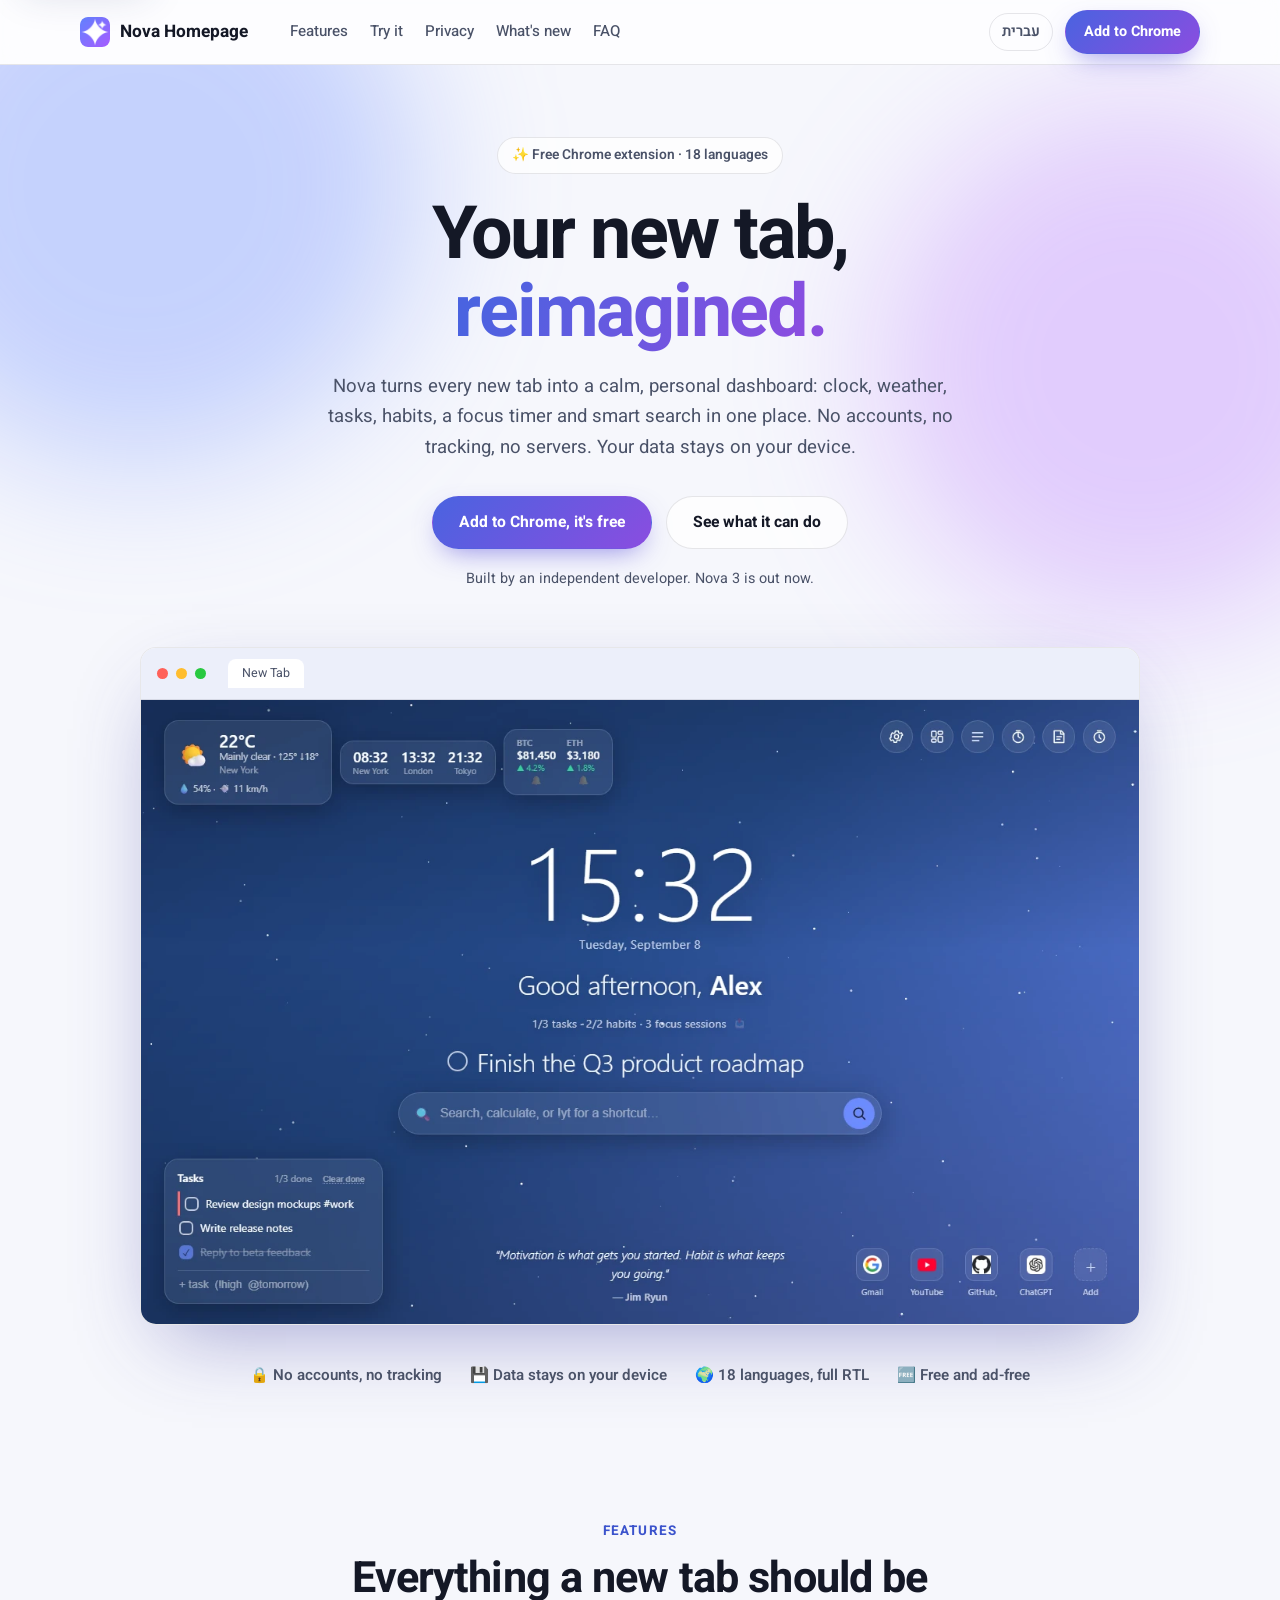
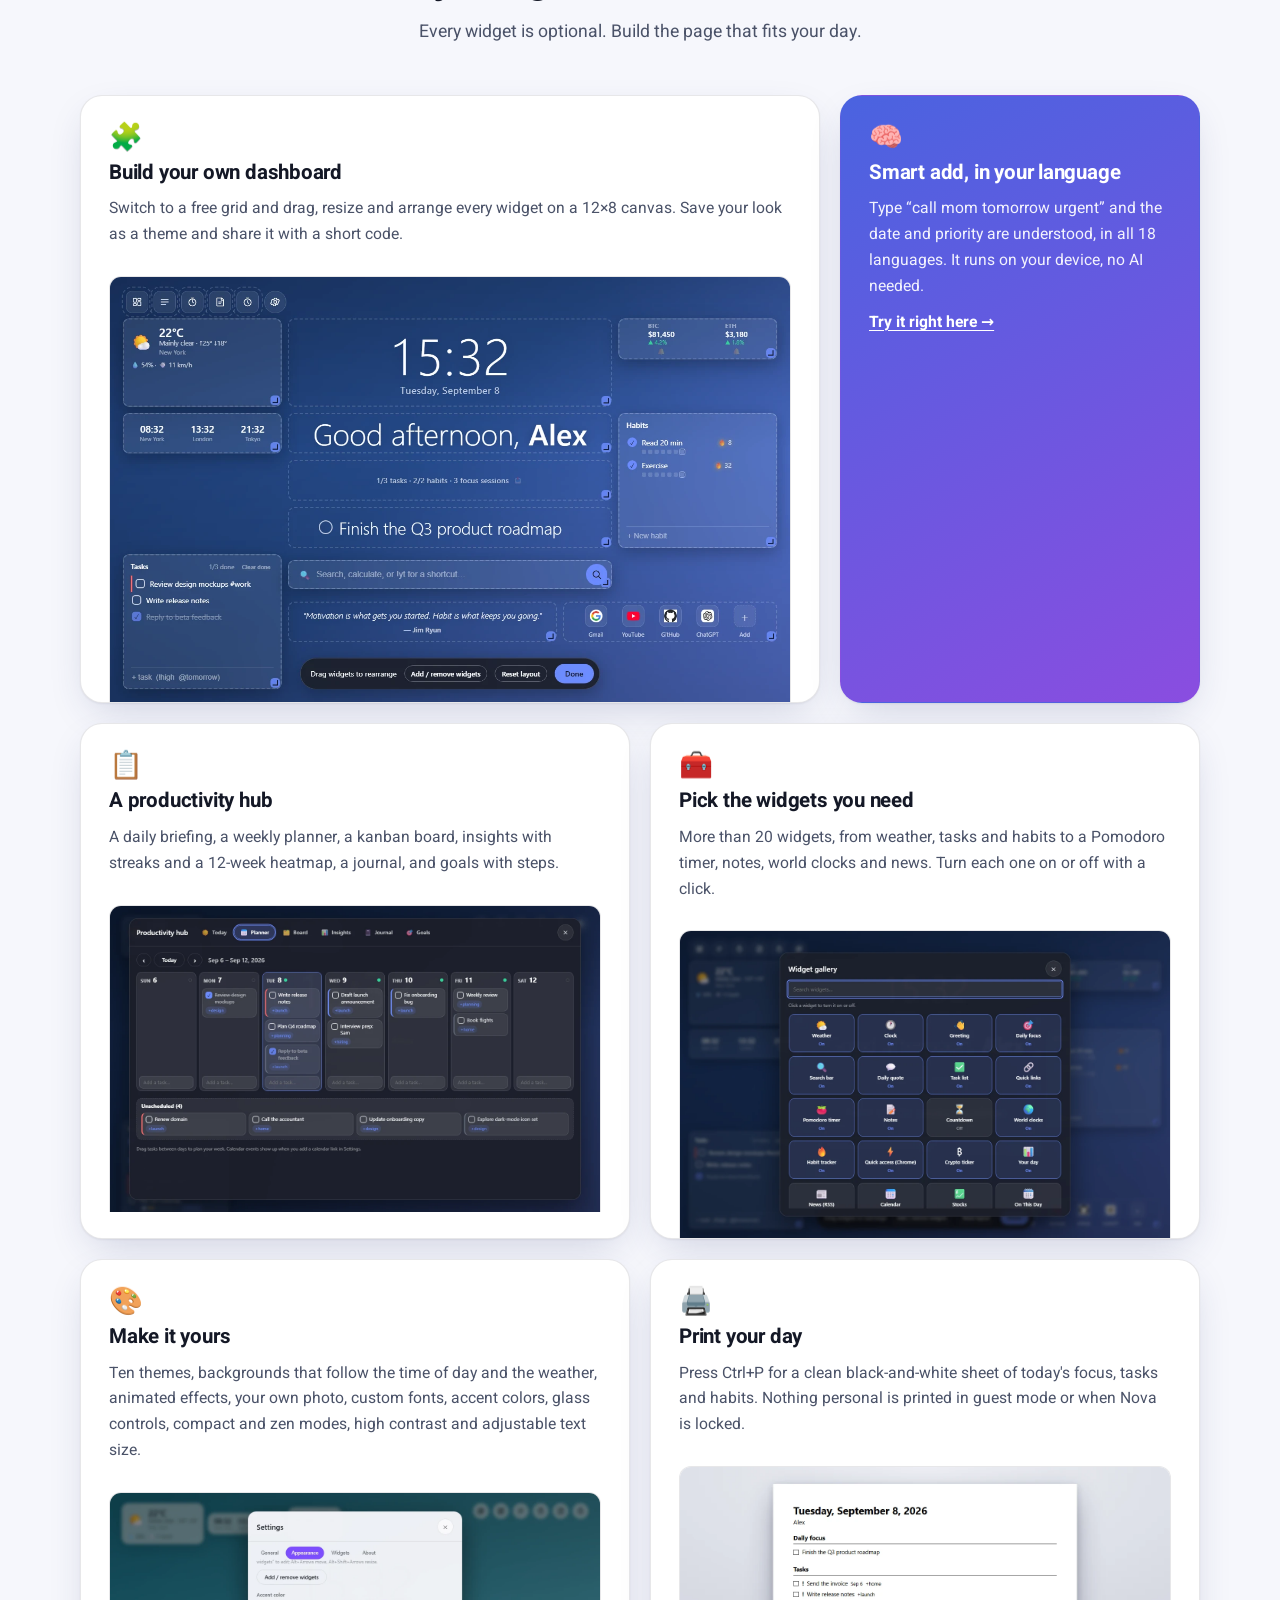
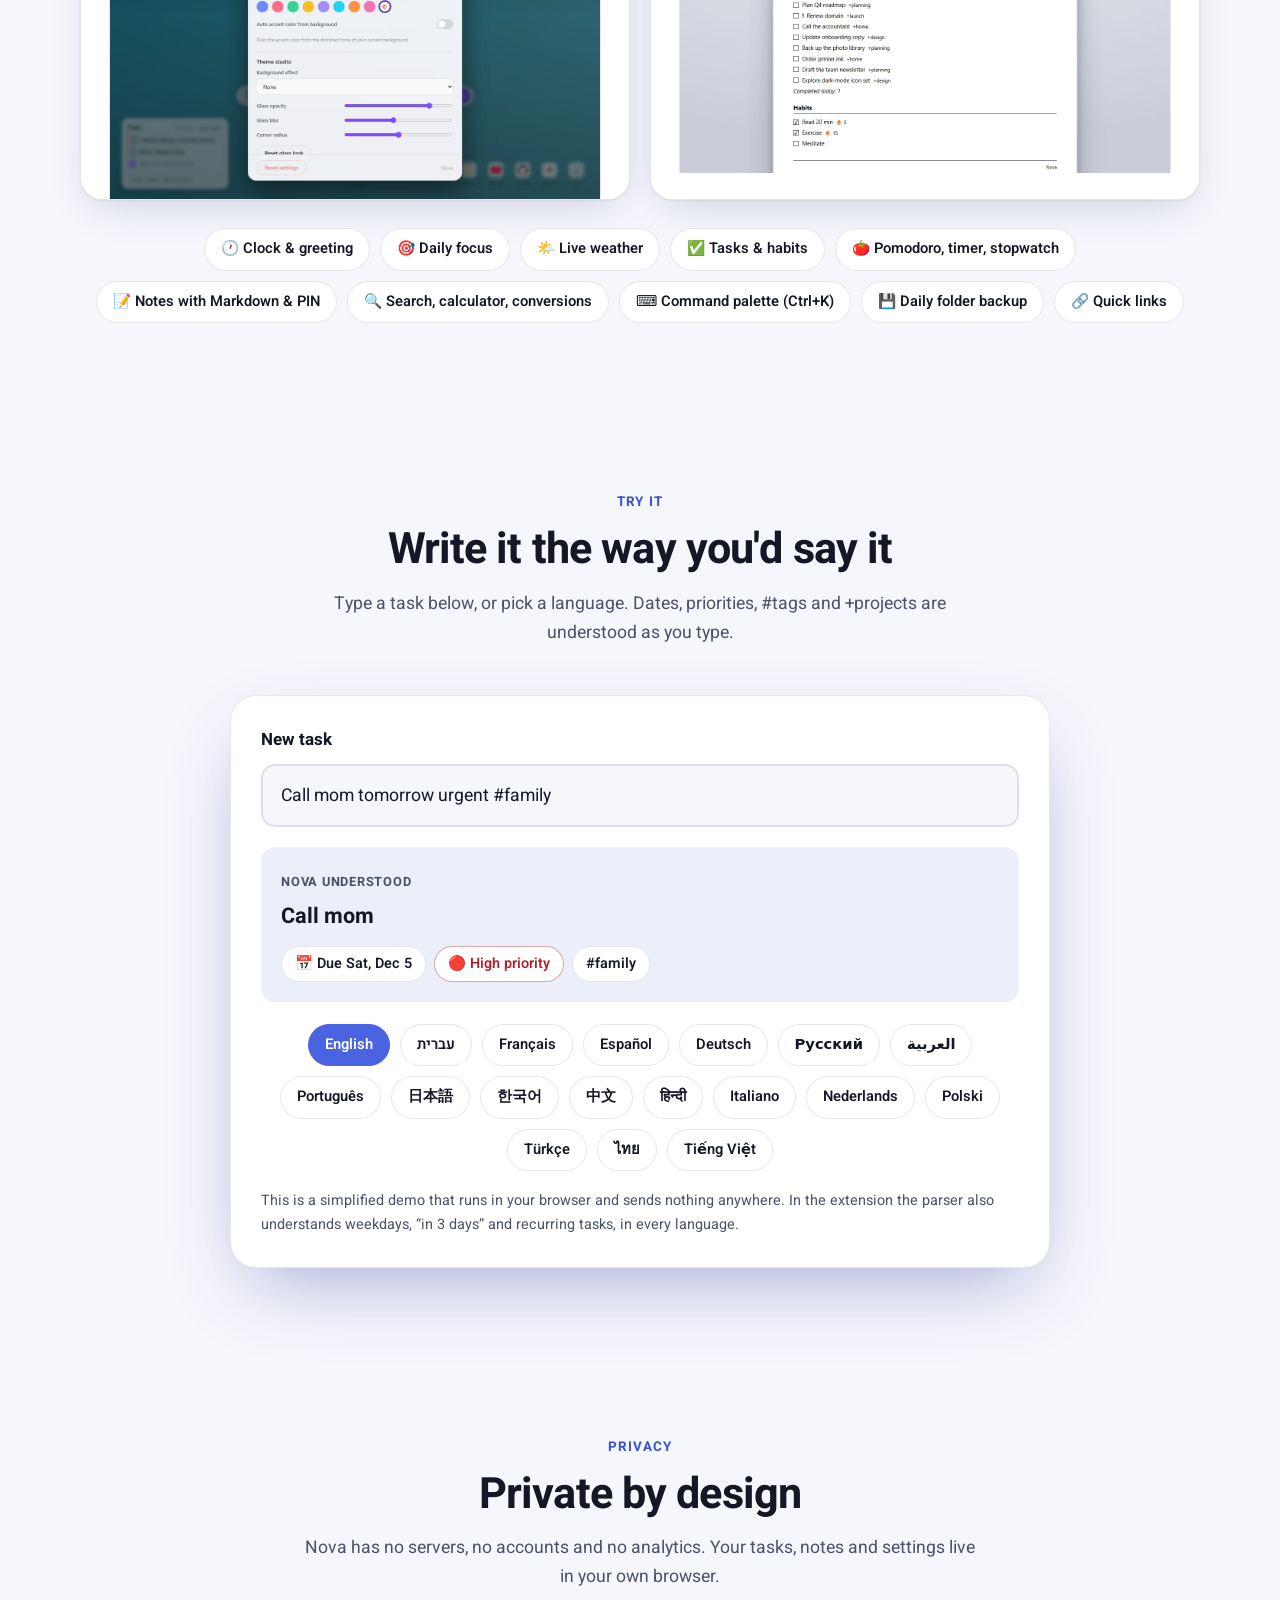
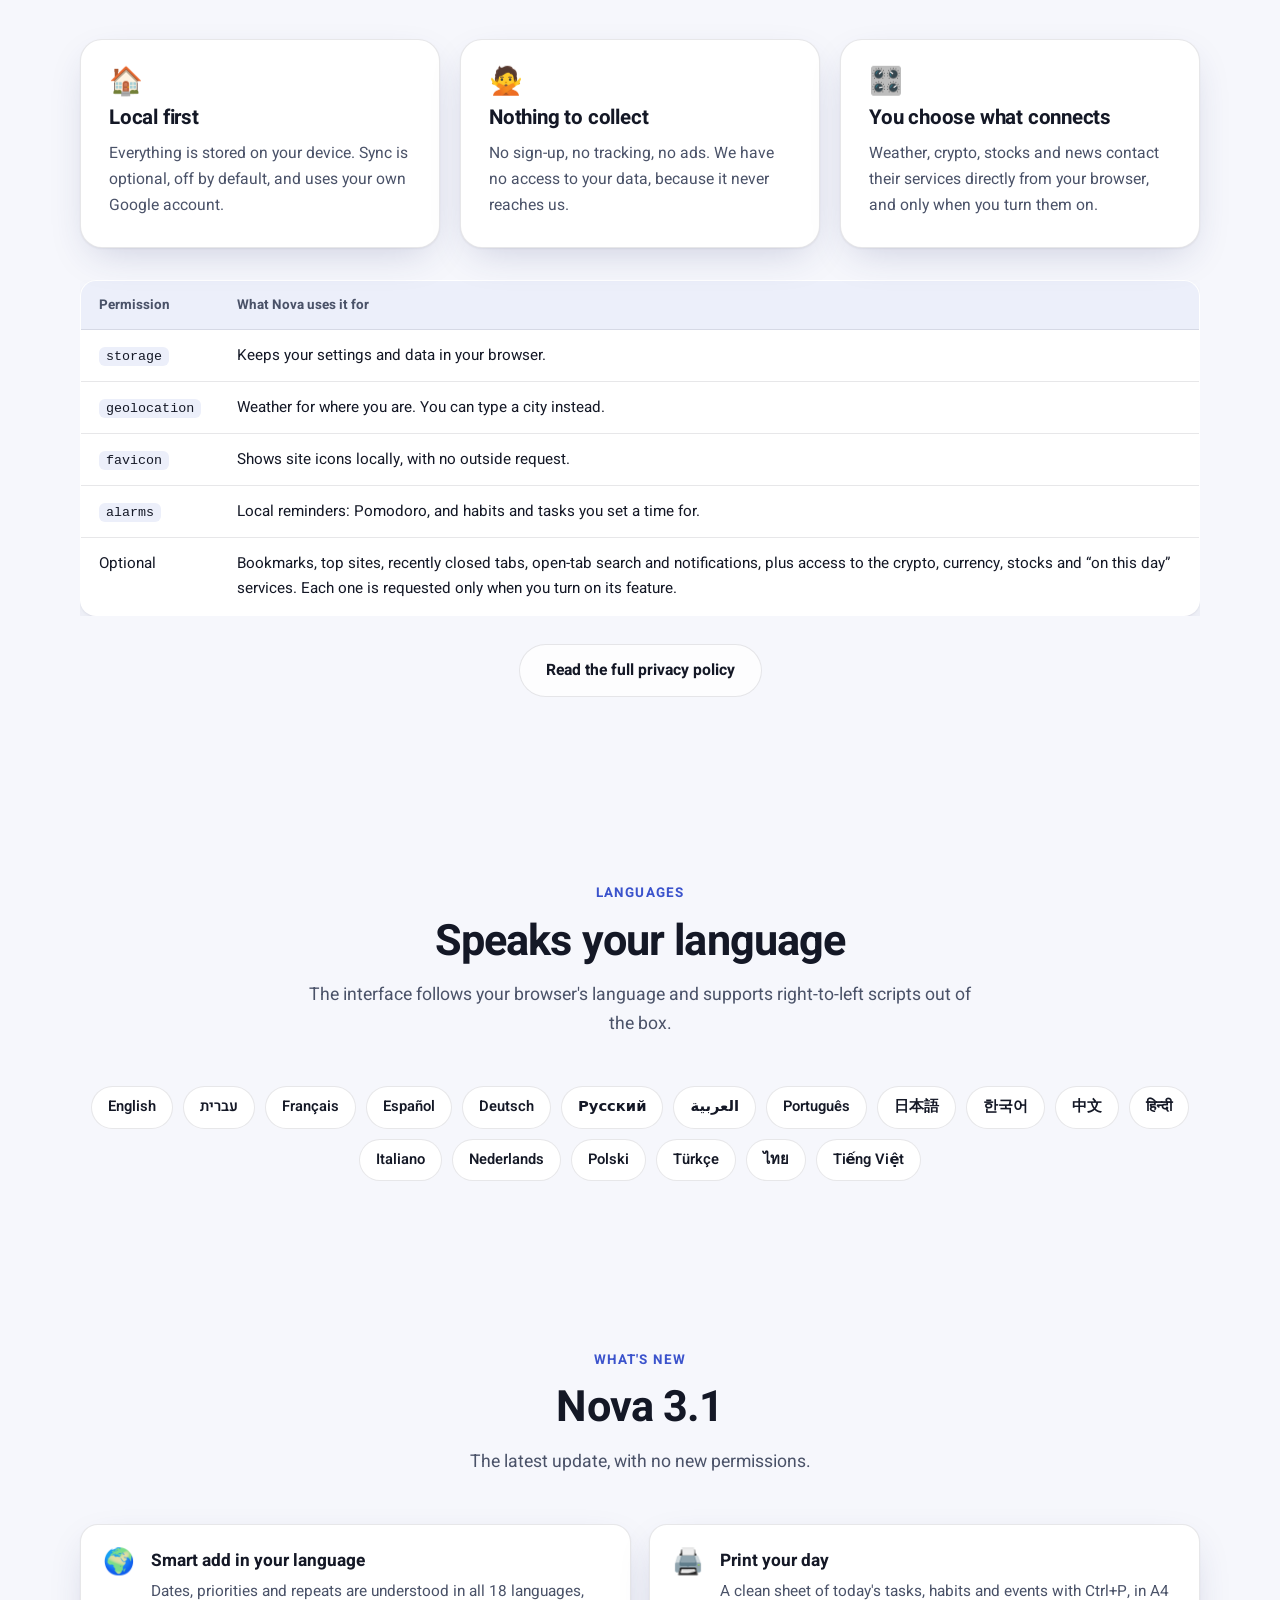
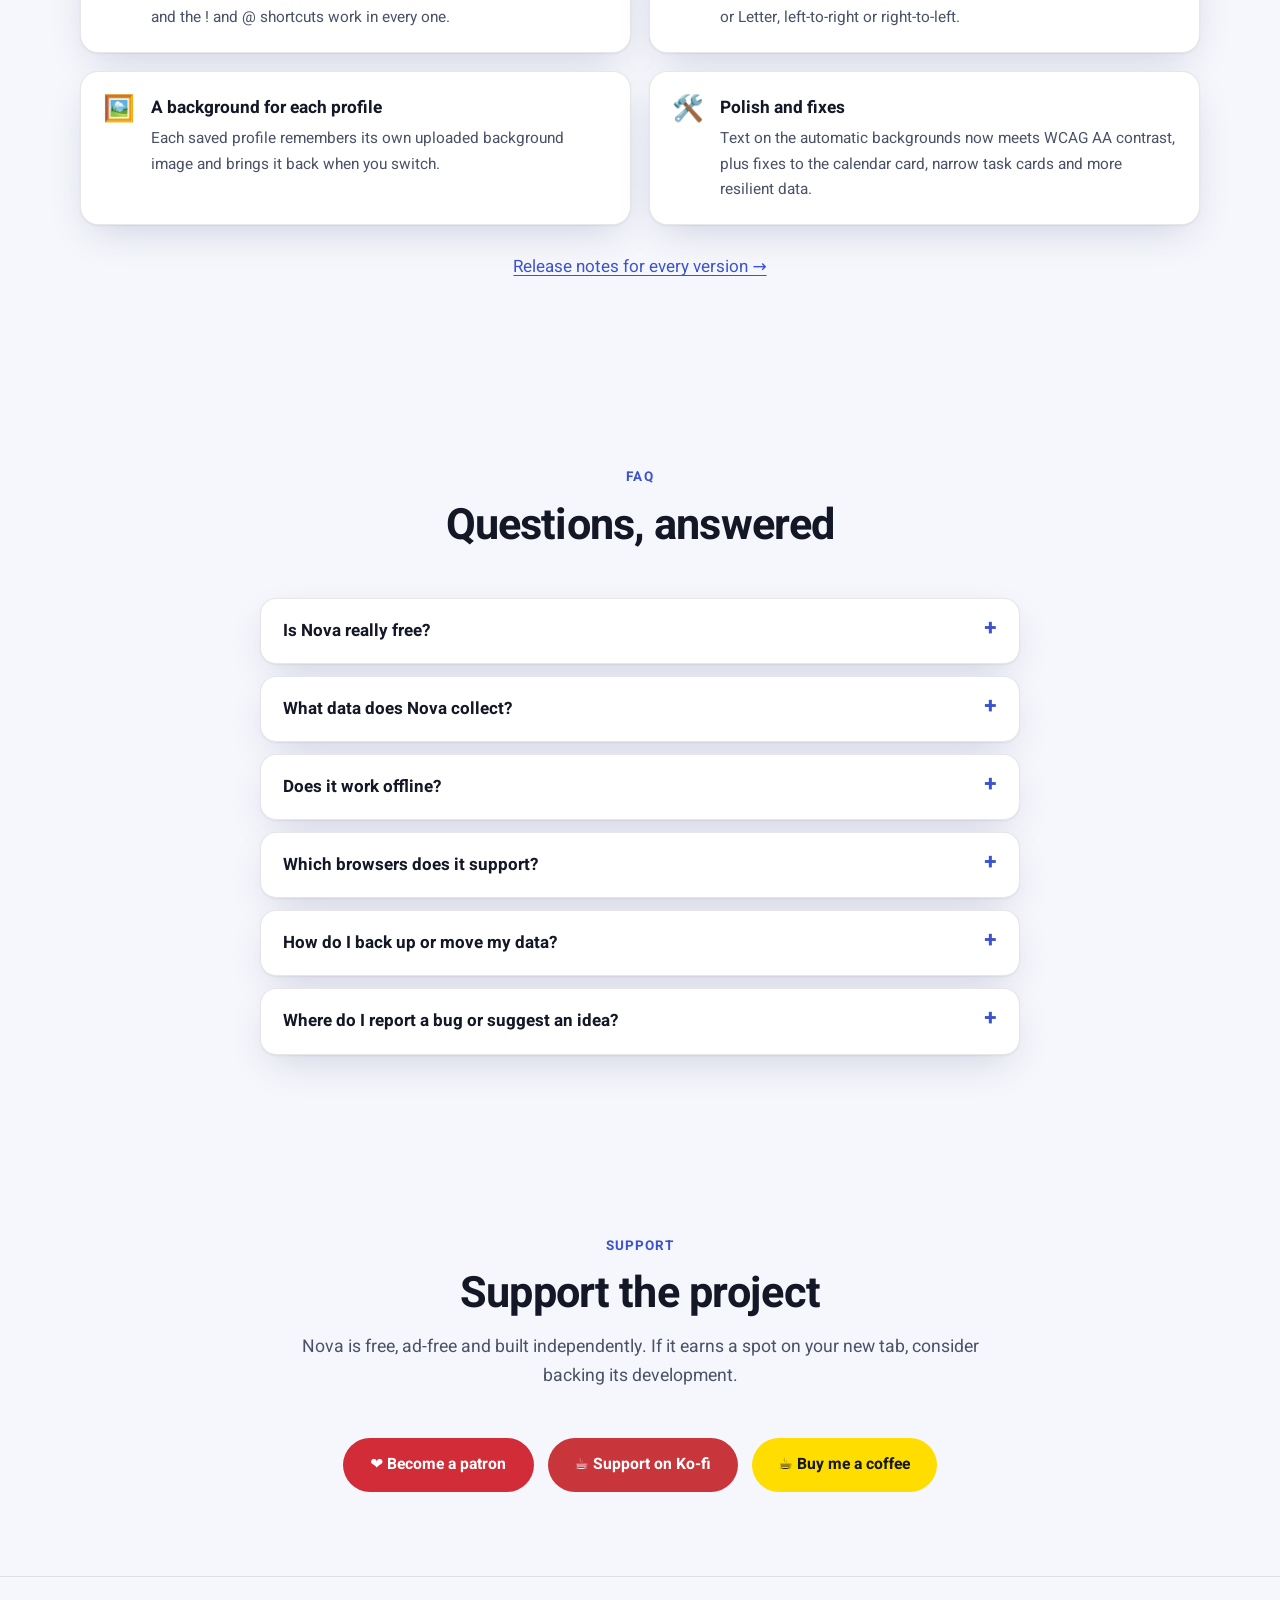
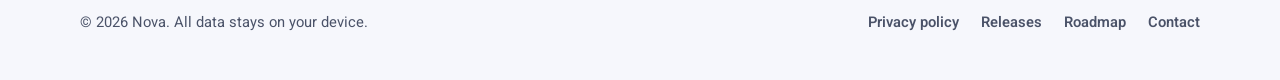
<file: index.html>
<!DOCTYPE html>
<html lang="en" dir="ltr">
<head>
<meta charset="UTF-8" />
<meta name="viewport" content="width=device-width, initial-scale=1" />
<meta http-equiv="Content-Security-Policy" content="default-src 'none'; img-src 'self' data:; style-src 'self'; font-src 'self'; script-src 'self'; connect-src 'none'; base-uri 'none'; form-action 'none'" />
<title>Nova Homepage: a beautiful, private new-tab page for Chrome</title>
<meta name="description" content="Nova turns every new tab into a calm, private dashboard: clock, weather, tasks, habits, focus timer and smart search. Free, in 18 languages, with no accounts, no tracking and no servers." />
<link rel="canonical" href="https://drummingbird1.github.io/nova-privacy/" />
<link rel="alternate" hreflang="en" href="https://drummingbird1.github.io/nova-privacy/" />
<link rel="alternate" hreflang="he" href="https://drummingbird1.github.io/nova-privacy/he/" />
<link rel="alternate" hreflang="x-default" href="https://drummingbird1.github.io/nova-privacy/" />
<link rel="icon" type="image/svg+xml" href="assets/favicon.svg" />
<link rel="apple-touch-icon" href="assets/icon-128.png" />
<meta name="theme-color" content="#4a63e0" />
<meta property="og:type" content="website" />
<meta property="og:site_name" content="Nova Homepage" />
<meta property="og:title" content="Nova Homepage: your new tab, reimagined" />
<meta property="og:description" content="A calm, private dashboard for every new tab. Free, 18 languages, no accounts, no tracking, no servers." />
<meta property="og:url" content="https://drummingbird1.github.io/nova-privacy/" />
<meta property="og:image" content="https://drummingbird1.github.io/nova-privacy/assets/og.png" />
<meta property="og:image:width" content="1200" />
<meta property="og:image:height" content="630" />
<meta name="twitter:card" content="summary_large_image" />
<link rel="stylesheet" href="assets/site.css" />
<script type="application/ld+json">
{"@context":"https://schema.org","@type":"SoftwareApplication","name":"Nova Homepage","applicationCategory":"ProductivityApplication","operatingSystem":"Chrome","description":"A private new-tab dashboard for Chrome: clock, weather, tasks, habits, focus timer and smart search. No accounts, no tracking, no servers.","url":"https://drummingbird1.github.io/nova-privacy/","downloadUrl":"https://chromewebstore.google.com/detail/nova-%E2%80%94-my-homepage/imkkbleomhifdfgbnipinlbpmcemfbdp","inLanguage":["en","he","fr","es","de","ru","ar","pt","ja","ko","zh","hi","it","nl","pl","tr","th","vi"],"offers":{"@type":"Offer","price":"0","priceCurrency":"USD"}}
</script>
</head>
<body>
<a class="skip" href="#main">Skip to content</a>

<header class="nav">
  <div class="wrap nav-in">
    <a class="brand" href="./"><img src="assets/icon-128.png" alt="" width="30" height="30" />Nova Homepage</a>
    <nav class="nav-links" aria-label="Sections">
      <a href="#features">Features</a>
      <a href="#try">Try it</a>
      <a href="#privacy">Privacy</a>
      <a href="#new">What's new</a>
      <a href="#faq">FAQ</a>
    </nav>
    <div class="nav-end">
      <a class="lang-switch" href="he/" hreflang="he" lang="he">עברית</a>
      <a class="btn btn-primary btn-sm" href="https://chromewebstore.google.com/detail/nova-%E2%80%94-my-homepage/imkkbleomhifdfgbnipinlbpmcemfbdp" rel="noopener">Add to Chrome</a>
    </div>
  </div>
</header>

<main id="main">
  <section class="hero">
    <div class="wrap">
      <span class="eyebrow">✨ Free Chrome extension · 18 languages</span>
      <h1>Your new tab,<br /><span class="grad">reimagined.</span></h1>
      <p class="sub">Nova turns every new tab into a calm, personal dashboard: clock, weather, tasks, habits, a focus timer and smart search in one place. No accounts, no tracking, no servers. Your data stays on your device.</p>
      <div class="cta-row">
        <a class="btn btn-primary" href="https://chromewebstore.google.com/detail/nova-%E2%80%94-my-homepage/imkkbleomhifdfgbnipinlbpmcemfbdp" rel="noopener">Add to Chrome, it's free</a>
        <a class="btn btn-ghost" href="#features">See what it can do</a>
      </div>
      <p class="fine">Built by an independent developer. Nova 3 is out now.</p>

      <figure class="frame" aria-label="Nova's new-tab dashboard">
        <div class="frame-bar" aria-hidden="true"><i></i><i></i><i></i><span class="frame-tab">New Tab</span></div>
        <img src="assets/shots/en/dashboard.webp" width="1280" height="800" alt="Nova dashboard with a large clock, a greeting, today's focus, a search bar, weather, world clocks, a task list and quick links over a starry blue background" />
      </figure>

      <div class="trust">
        <span>🔒 No accounts, no tracking</span>
        <span>💾 Data stays on your device</span>
        <span>🌍 18 languages, full RTL</span>
        <span>🆓 Free and ad-free</span>
      </div>
    </div>
  </section>

  <section class="section" id="features">
    <div class="wrap">
      <div class="section-head">
        <span class="kicker">Features</span>
        <h2>Everything a new tab should be</h2>
        <p>Every widget is optional. Build the page that fits your day.</p>
      </div>
      <div class="bento">
        <article class="tile t-wide t-img">
          <span class="ico" aria-hidden="true">🧩</span>
          <h3>Build your own dashboard</h3>
          <p>Switch to a free grid and drag, resize and arrange every widget on a 12×8 canvas. Save your look as a theme and share it with a short code.</p>
          <img src="assets/shots/en/builder.webp" width="1280" height="800" loading="lazy" alt="Nova in edit mode: widgets with dashed outlines and resize handles, and a bar reading Drag widgets to rearrange" />
        </article>
        <article class="tile t-narrow t-accent">
          <span class="ico" aria-hidden="true">🧠</span>
          <h3>Smart add, in your language</h3>
          <p>Type “call mom tomorrow urgent” and the date and priority are understood, in all 18 languages. It runs on your device, no AI needed.</p>
          <p><a href="#try">Try it right here →</a></p>
        </article>
        <article class="tile t-half t-img">
          <span class="ico" aria-hidden="true">📋</span>
          <h3>A productivity hub</h3>
          <p>A daily briefing, a weekly planner, a kanban board, insights with streaks and a 12-week heatmap, a journal, and goals with steps.</p>
          <img src="assets/shots/en/planner.webp" width="1280" height="800" loading="lazy" alt="The productivity hub showing a weekly planner with tasks arranged across the days of the week" />
        </article>
        <article class="tile t-half t-img">
          <span class="ico" aria-hidden="true">🧰</span>
          <h3>Pick the widgets you need</h3>
          <p>More than 20 widgets, from weather, tasks and habits to a Pomodoro timer, notes, world clocks and news. Turn each one on or off with a click.</p>
          <img src="assets/shots/en/gallery.webp" width="1280" height="800" loading="lazy" alt="The widget gallery: tiles for weather, clock, greeting, daily focus, search, quote, tasks, links, Pomodoro, notes and more, each with an on or off switch" />
        </article>
        <article class="tile t-half t-img">
          <span class="ico" aria-hidden="true">🎨</span>
          <h3>Make it yours</h3>
          <p>Ten themes, backgrounds that follow the time of day and the weather, animated effects, your own photo, custom fonts, accent colors, glass controls, compact and zen modes, high contrast and adjustable text size.</p>
          <img src="assets/shots/en/settings.webp" width="1280" height="800" loading="lazy" alt="Settings, Appearance tab, on a light teal background: accent colors, theme studio, background effect and glass sliders" />
        </article>
        <article class="tile t-half t-img">
          <span class="ico" aria-hidden="true">🖨️</span>
          <h3>Print your day</h3>
          <p>Press Ctrl+P for a clean black-and-white sheet of today's focus, tasks and habits. Nothing personal is printed in guest mode or when Nova is locked.</p>
          <img src="assets/shots/en/print.webp" width="1280" height="800" loading="lazy" alt="A printed A4 sheet listing the daily focus, ten tasks and three habits" />
        </article>
      </div>
      <div class="chips more-row" aria-label="More features">
        <span class="chip">🕐 Clock &amp; greeting</span><span class="chip">🎯 Daily focus</span><span class="chip">🌤️ Live weather</span>
        <span class="chip">✅ Tasks &amp; habits</span><span class="chip">🍅 Pomodoro, timer, stopwatch</span><span class="chip">📝 Notes with Markdown &amp; PIN</span>
        <span class="chip">🔍 Search, calculator, conversions</span><span class="chip">⌨️ Command palette (Ctrl+K)</span><span class="chip">💾 Daily folder backup</span><span class="chip">🔗 Quick links</span>
      </div>
    </div>
  </section>

  <section class="section" id="try">
    <div class="wrap">
      <div class="section-head">
        <span class="kicker">Try it</span>
        <h2>Write it the way you'd say it</h2>
        <p>Type a task below, or pick a language. Dates, priorities, #tags and +projects are understood as you type.</p>
      </div>
      <div class="demo" id="demo" data-due="Due" data-high="High priority" data-none="Nothing detected yet. Try adding a day, or the word “urgent”.">
        <label for="demoInput">New task</label>
        <input id="demoInput" type="text" dir="auto" autocomplete="off" spellcheck="false" />
        <div class="demo-out" aria-live="polite">
          <span class="lbl">Nova understood</span>
          <div class="demo-title" id="demoTitle"></div>
          <div class="pills" id="demoPills"></div>
        </div>
        <div class="chips demo-langs" id="demoLangs" role="group" aria-label="Example in another language"></div>
        <p class="demo-note">This is a simplified demo that runs in your browser and sends nothing anywhere. In the extension the parser also understands weekdays, “in 3 days” and recurring tasks, in every language.</p>
      </div>
    </div>
  </section>

  <section class="section" id="privacy">
    <div class="wrap">
      <div class="section-head">
        <span class="kicker">Privacy</span>
        <h2>Private by design</h2>
        <p>Nova has no servers, no accounts and no analytics. Your tasks, notes and settings live in your own browser.</p>
      </div>
      <div class="priv-grid">
        <div class="tile"><span class="ico" aria-hidden="true">🏠</span><h3>Local first</h3><p>Everything is stored on your device. Sync is optional, off by default, and uses your own Google account.</p></div>
        <div class="tile"><span class="ico" aria-hidden="true">🙅</span><h3>Nothing to collect</h3><p>No sign-up, no tracking, no ads. We have no access to your data, because it never reaches us.</p></div>
        <div class="tile"><span class="ico" aria-hidden="true">🎛️</span><h3>You choose what connects</h3><p>Weather, crypto, stocks and news contact their services directly from your browser, and only when you turn them on.</p></div>
      </div>
      <div class="scroll-x">
        <table class="perm">
          <thead><tr><th scope="col">Permission</th><th scope="col">What Nova uses it for</th></tr></thead>
          <tbody>
            <tr><td><code>storage</code></td><td>Keeps your settings and data in your browser.</td></tr>
            <tr><td><code>geolocation</code></td><td>Weather for where you are. You can type a city instead.</td></tr>
            <tr><td><code>favicon</code></td><td>Shows site icons locally, with no outside request.</td></tr>
            <tr><td><code>alarms</code></td><td>Local reminders: Pomodoro, and habits and tasks you set a time for.</td></tr>
            <tr><td>Optional</td><td>Bookmarks, top sites, recently closed tabs, open-tab search and notifications, plus access to the crypto, currency, stocks and “on this day” services. Each one is requested only when you turn on its feature.</td></tr>
          </tbody>
        </table>
      </div>
      <p class="more-row center"><a class="btn btn-ghost" href="privacy.html">Read the full privacy policy</a></p>
    </div>
  </section>

  <section class="section" id="languages">
    <div class="wrap">
      <div class="section-head">
        <span class="kicker">Languages</span>
        <h2>Speaks your language</h2>
        <p>The interface follows your browser's language and supports right-to-left scripts out of the box.</p>
      </div>
      <div class="chips" lang="mul">
        <span class="chip" lang="en">English</span><span class="chip" lang="he">עברית</span><span class="chip" lang="fr">Français</span><span class="chip" lang="es">Español</span>
        <span class="chip" lang="de">Deutsch</span><span class="chip" lang="ru">Русский</span><span class="chip" lang="ar">العربية</span><span class="chip" lang="pt">Português</span>
        <span class="chip" lang="ja">日本語</span><span class="chip" lang="ko">한국어</span><span class="chip" lang="zh">中文</span><span class="chip" lang="hi">हिन्दी</span>
        <span class="chip" lang="it">Italiano</span><span class="chip" lang="nl">Nederlands</span><span class="chip" lang="pl">Polski</span><span class="chip" lang="tr">Türkçe</span>
        <span class="chip" lang="th">ไทย</span><span class="chip" lang="vi">Tiếng Việt</span>
      </div>
    </div>
  </section>

  <section class="section" id="new">
    <div class="wrap">
      <div class="section-head">
        <span class="kicker">What's new</span>
        <h2>Nova 3.1</h2>
        <p>The latest update, with no new permissions.</p>
      </div>
      <div class="new-list">
        <div class="new-item"><span class="ico" aria-hidden="true">🌍</span><div><h3>Smart add in your language</h3><p>Dates, priorities and repeats are understood in all 18 languages, and the ! and @ shortcuts work in every one.</p></div></div>
        <div class="new-item"><span class="ico" aria-hidden="true">🖨️</span><div><h3>Print your day</h3><p>A clean sheet of today's tasks, habits and events with Ctrl+P, in A4 or Letter, left-to-right or right-to-left.</p></div></div>
        <div class="new-item"><span class="ico" aria-hidden="true">🖼️</span><div><h3>A background for each profile</h3><p>Each saved profile remembers its own uploaded background image and brings it back when you switch.</p></div></div>
        <div class="new-item"><span class="ico" aria-hidden="true">🛠️</span><div><h3>Polish and fixes</h3><p>Text on the automatic backgrounds now meets WCAG AA contrast, plus fixes to the calendar card, narrow task cards and more resilient data.</p></div></div>
      </div>
      <p class="more-row center"><a href="https://github.com/DrummingBird1/nova-privacy/releases">Release notes for every version →</a></p>
    </div>
  </section>

  <section class="section faq" id="faq">
    <div class="narrow">
      <div class="section-head">
        <span class="kicker">FAQ</span>
        <h2>Questions, answered</h2>
      </div>
      <details><summary>Is Nova really free?</summary><p>Yes. It's free and ad-free, built independently, and supported by voluntary donations from people who like it.</p></details>
      <details><summary>What data does Nova collect?</summary><p>None. There are no accounts, no analytics and no servers. Your data stays in your browser. The only network requests are to services for features you turn on, such as weather, and they go straight from your browser to the service.</p></details>
      <details><summary>Does it work offline?</summary><p>The clock, tasks, habits, notes and most widgets work without a connection. Live widgets such as weather, crypto and news need the internet to refresh.</p></details>
      <details><summary>Which browsers does it support?</summary><p>Nova is built and tested for Chrome and is installed from the Chrome Web Store. The folder backup works in Chrome and Edge, and the optional on-device AI features depend on Chrome's built-in AI.</p></details>
      <details><summary>How do I back up or move my data?</summary><p>In Settings you can export everything to a file (optionally protected with a password), turn on a daily automatic backup to a folder you choose, or copy a transfer code to another device. Settings can also sync through your own Google account.</p></details>
      <details><summary>Where do I report a bug or suggest an idea?</summary><p>Open an issue in the <a href="https://github.com/DrummingBird1/nova-privacy/issues">project's GitHub repository</a>. Ideas and translation fixes are welcome.</p></details>
    </div>
  </section>

  <section class="section support" id="support">
    <div class="wrap">
      <div class="section-head">
        <span class="kicker">Support</span>
        <h2>Support the project</h2>
        <p>Nova is free, ad-free and built independently. If it earns a spot on your new tab, consider backing its development.</p>
      </div>
      <div class="cta-row">
        <a class="btn patreon" href="https://www.patreon.com/c/IdanLights" rel="noopener">❤️ Become a patron</a>
        <a class="btn kofi" href="https://ko-fi.com/idanlights" rel="noopener">☕ Support on Ko-fi</a>
        <a class="btn bmc" href="https://buymeacoffee.com/MrIdan" rel="noopener">☕ Buy me a coffee</a>
      </div>
    </div>
  </section>
</main>

<footer class="footer">
  <div class="wrap footer-in">
    <div>© 2026 Nova. All data stays on your device.</div>
    <nav class="footer-links" aria-label="Footer">
      <a href="privacy.html">Privacy policy</a>
      <a href="https://github.com/DrummingBird1/nova-privacy/releases">Releases</a>
      <a href="https://github.com/DrummingBird1/nova-privacy/blob/main/ROADMAP.md">Roadmap</a>
      <a href="https://github.com/DrummingBird1/nova-privacy/issues">Contact</a>
    </nav>
  </div>
</footer>
<script src="assets/site.js"></script>
</body>
</html>
</file>
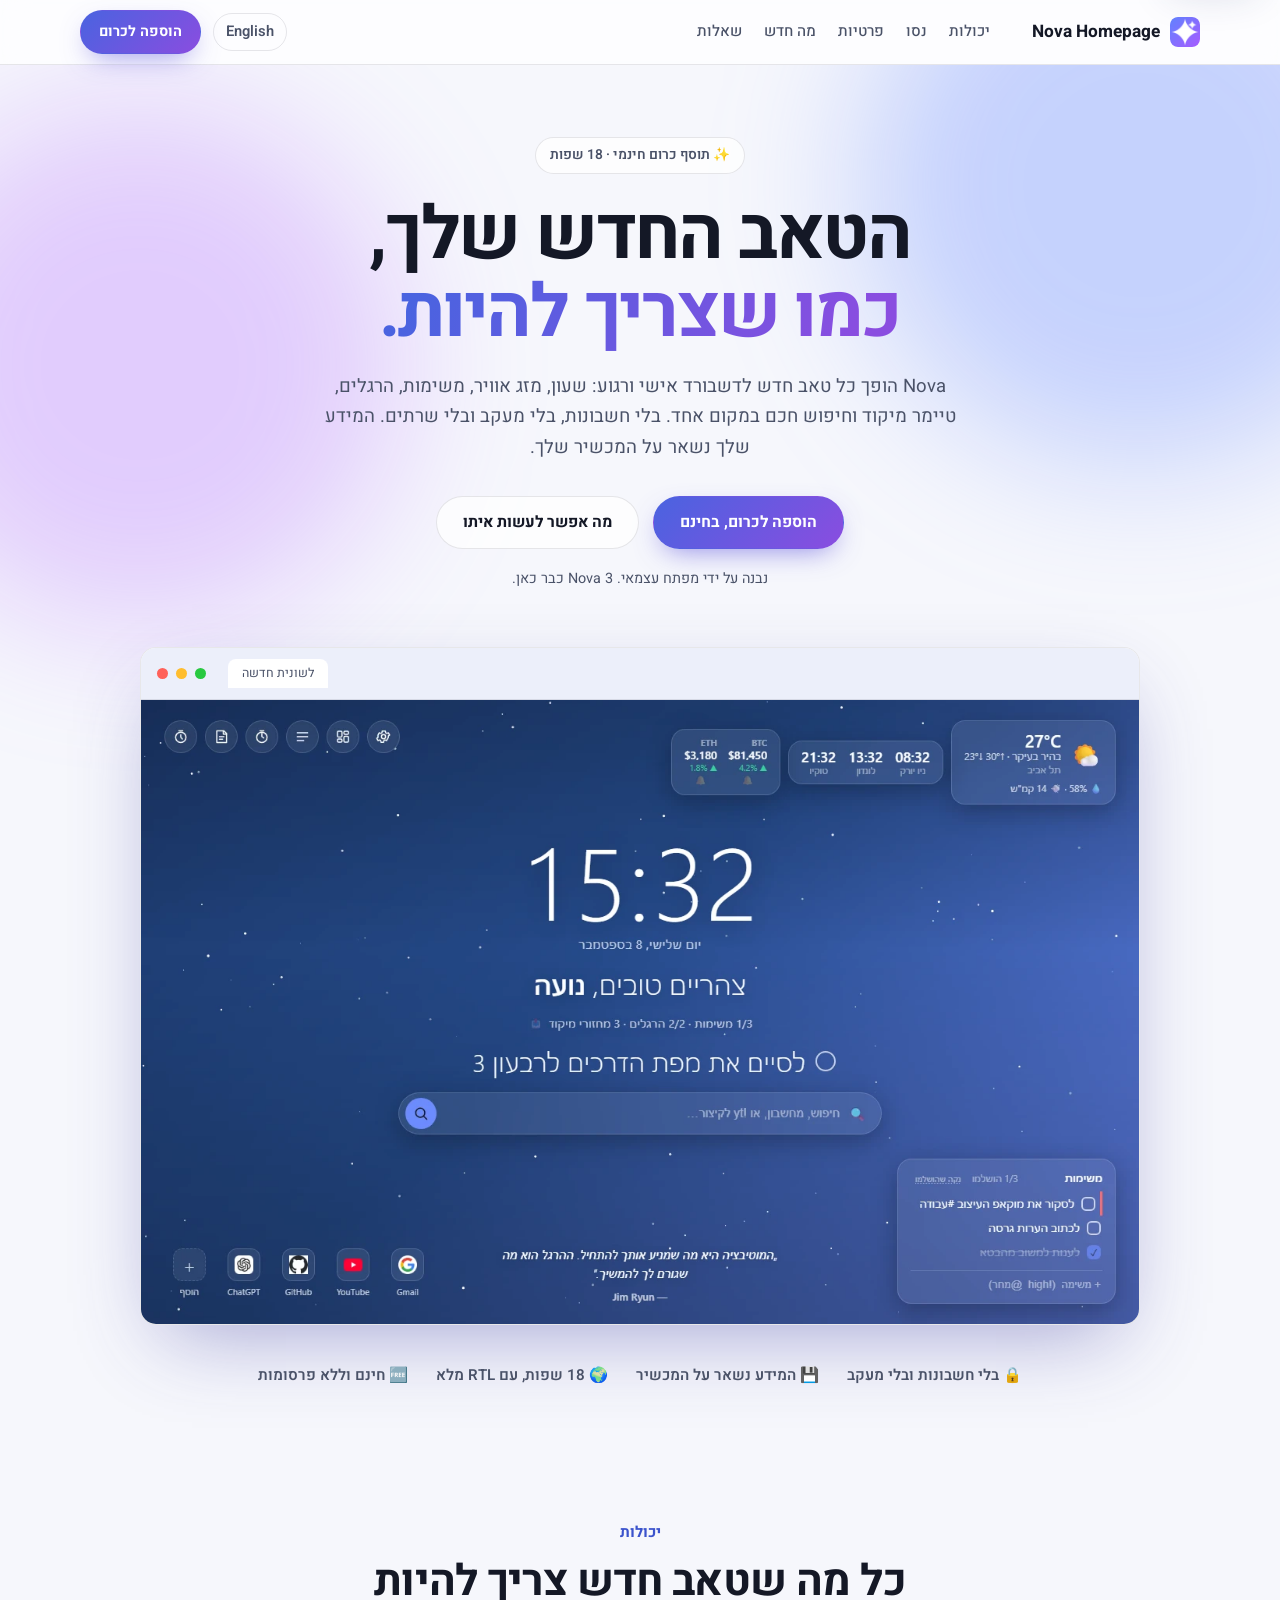
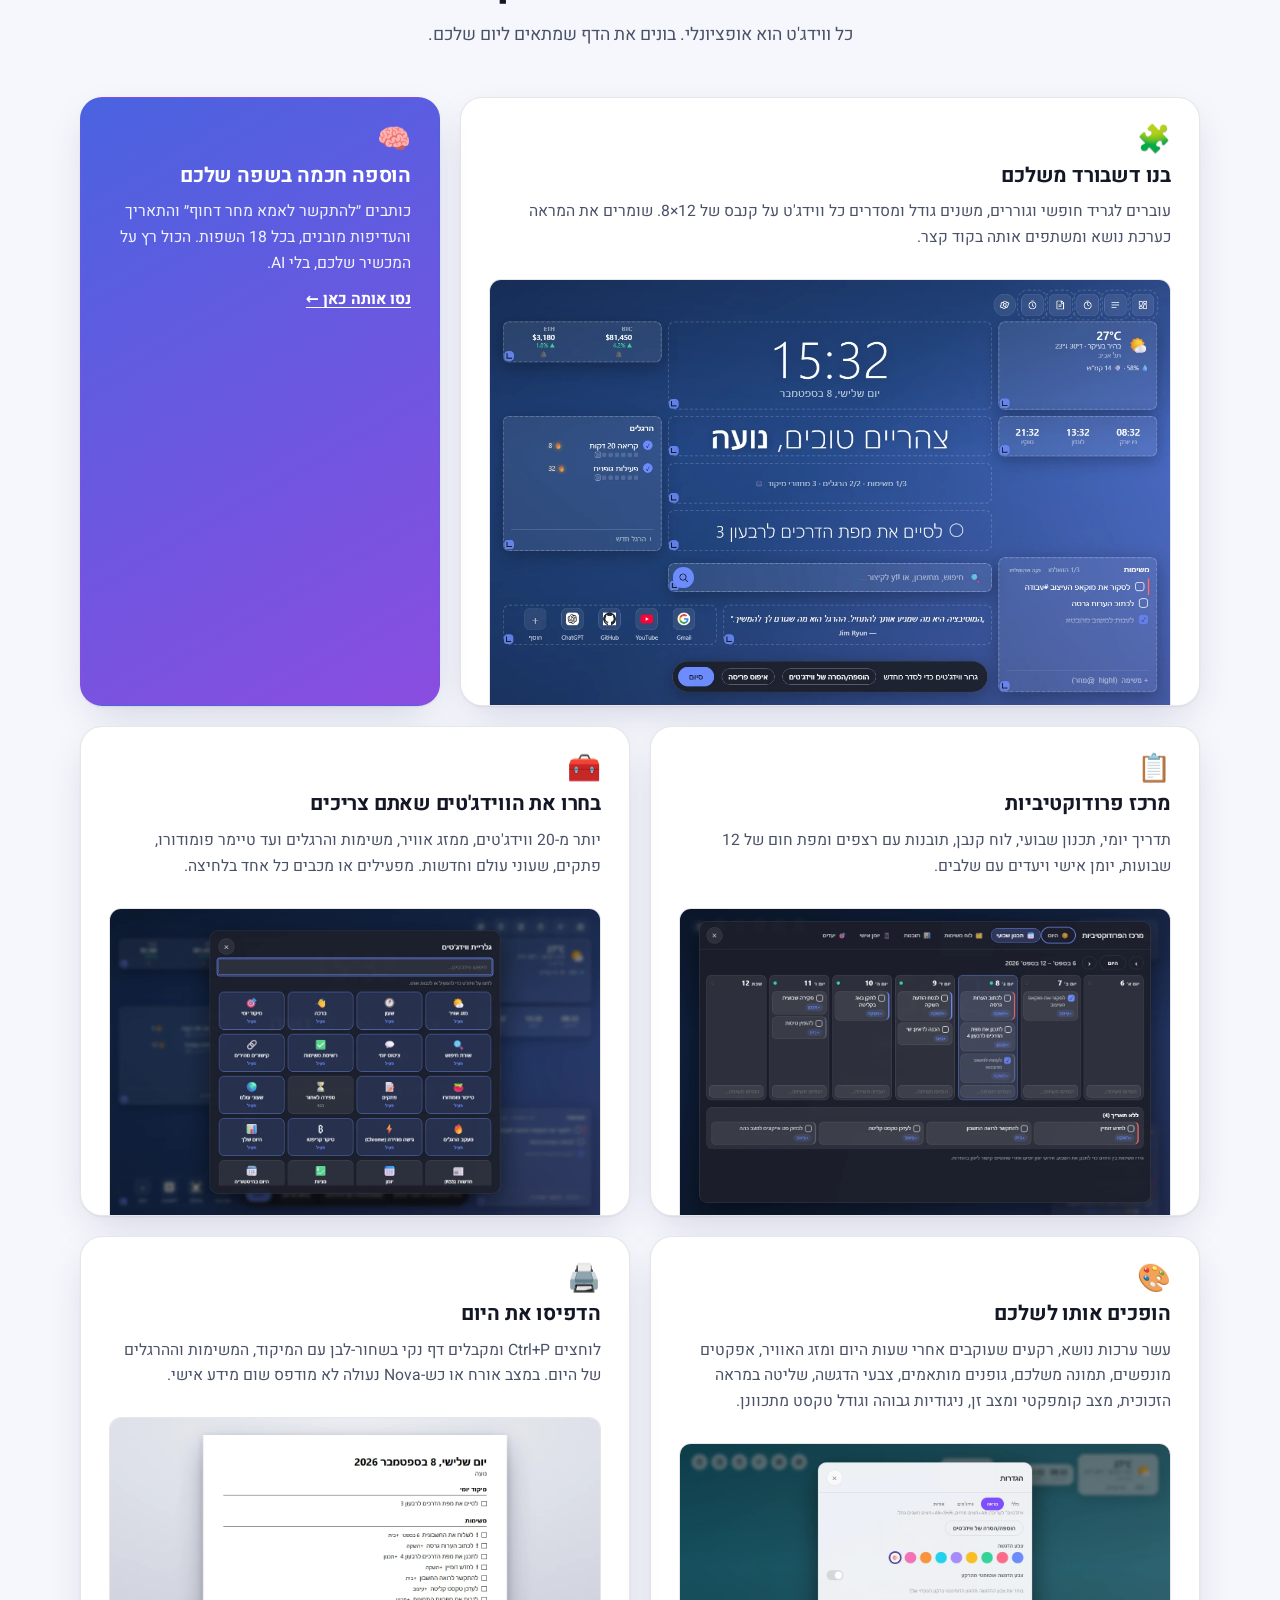
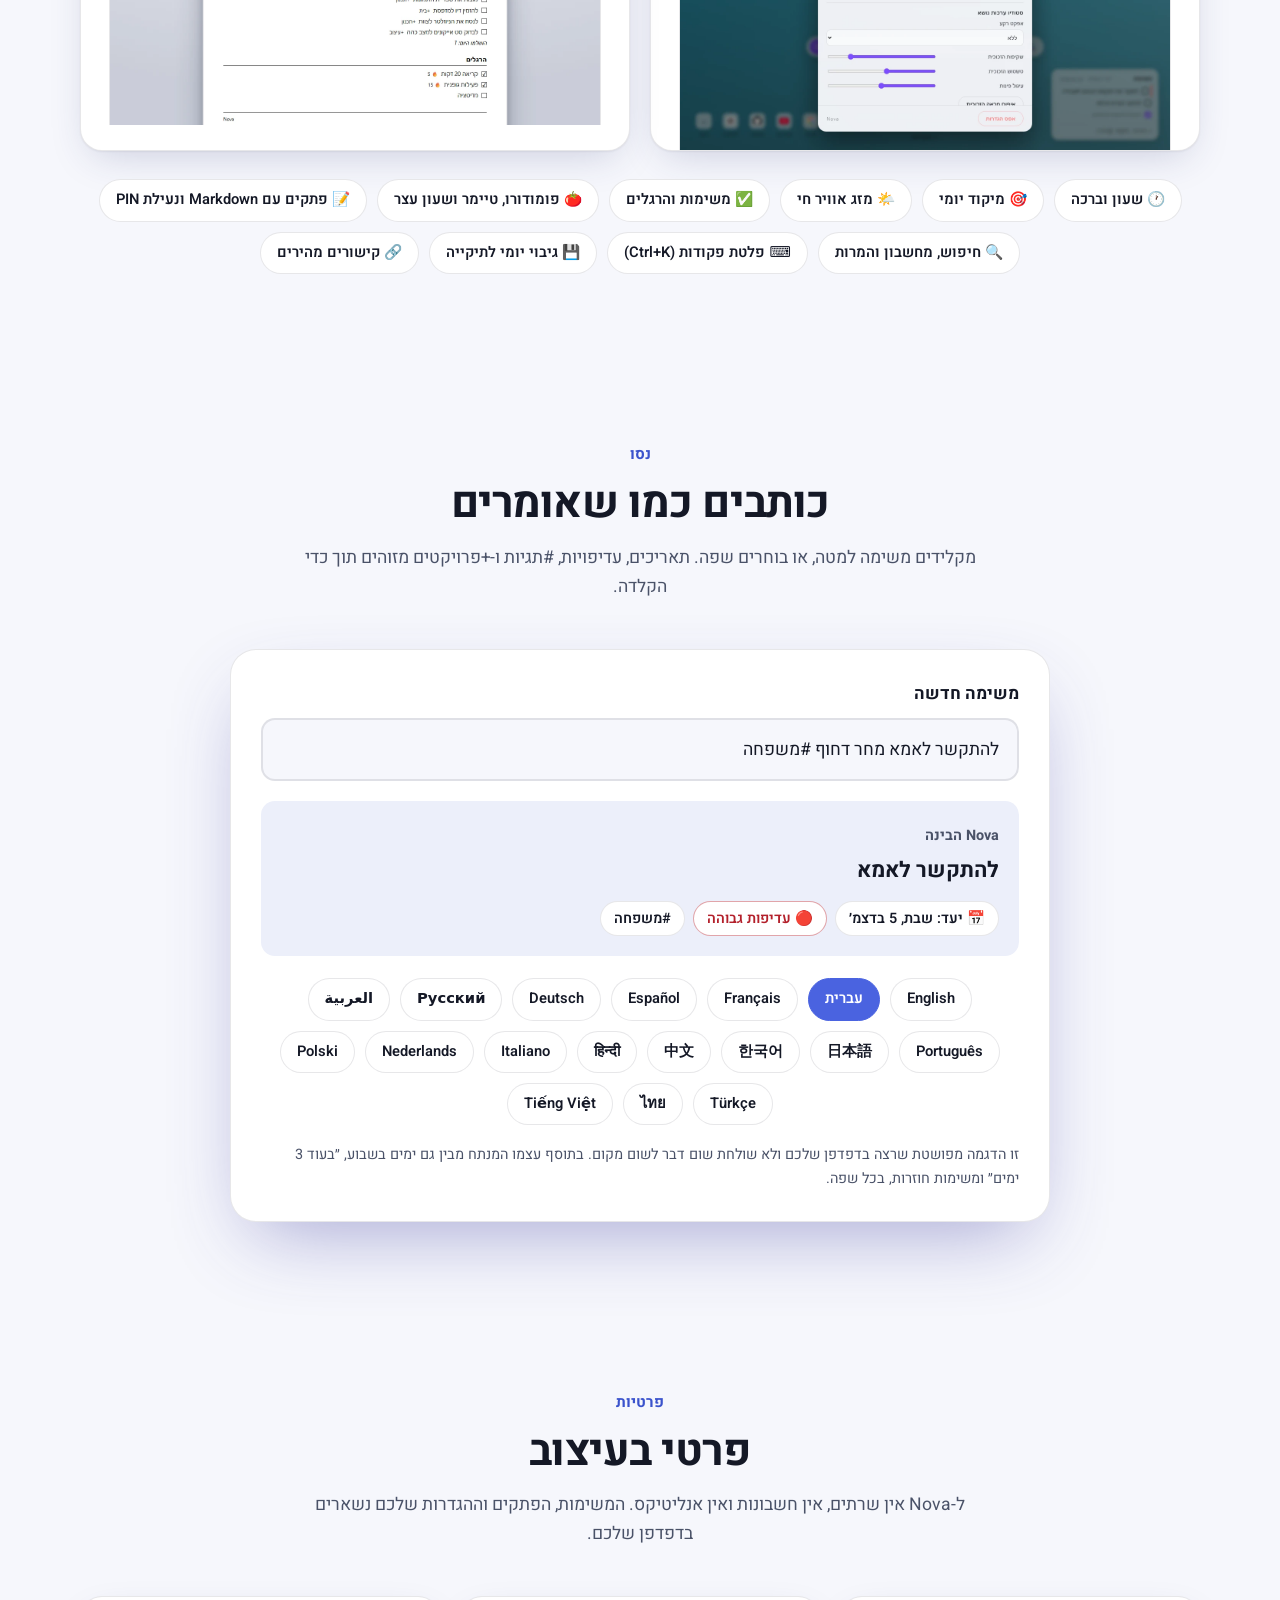
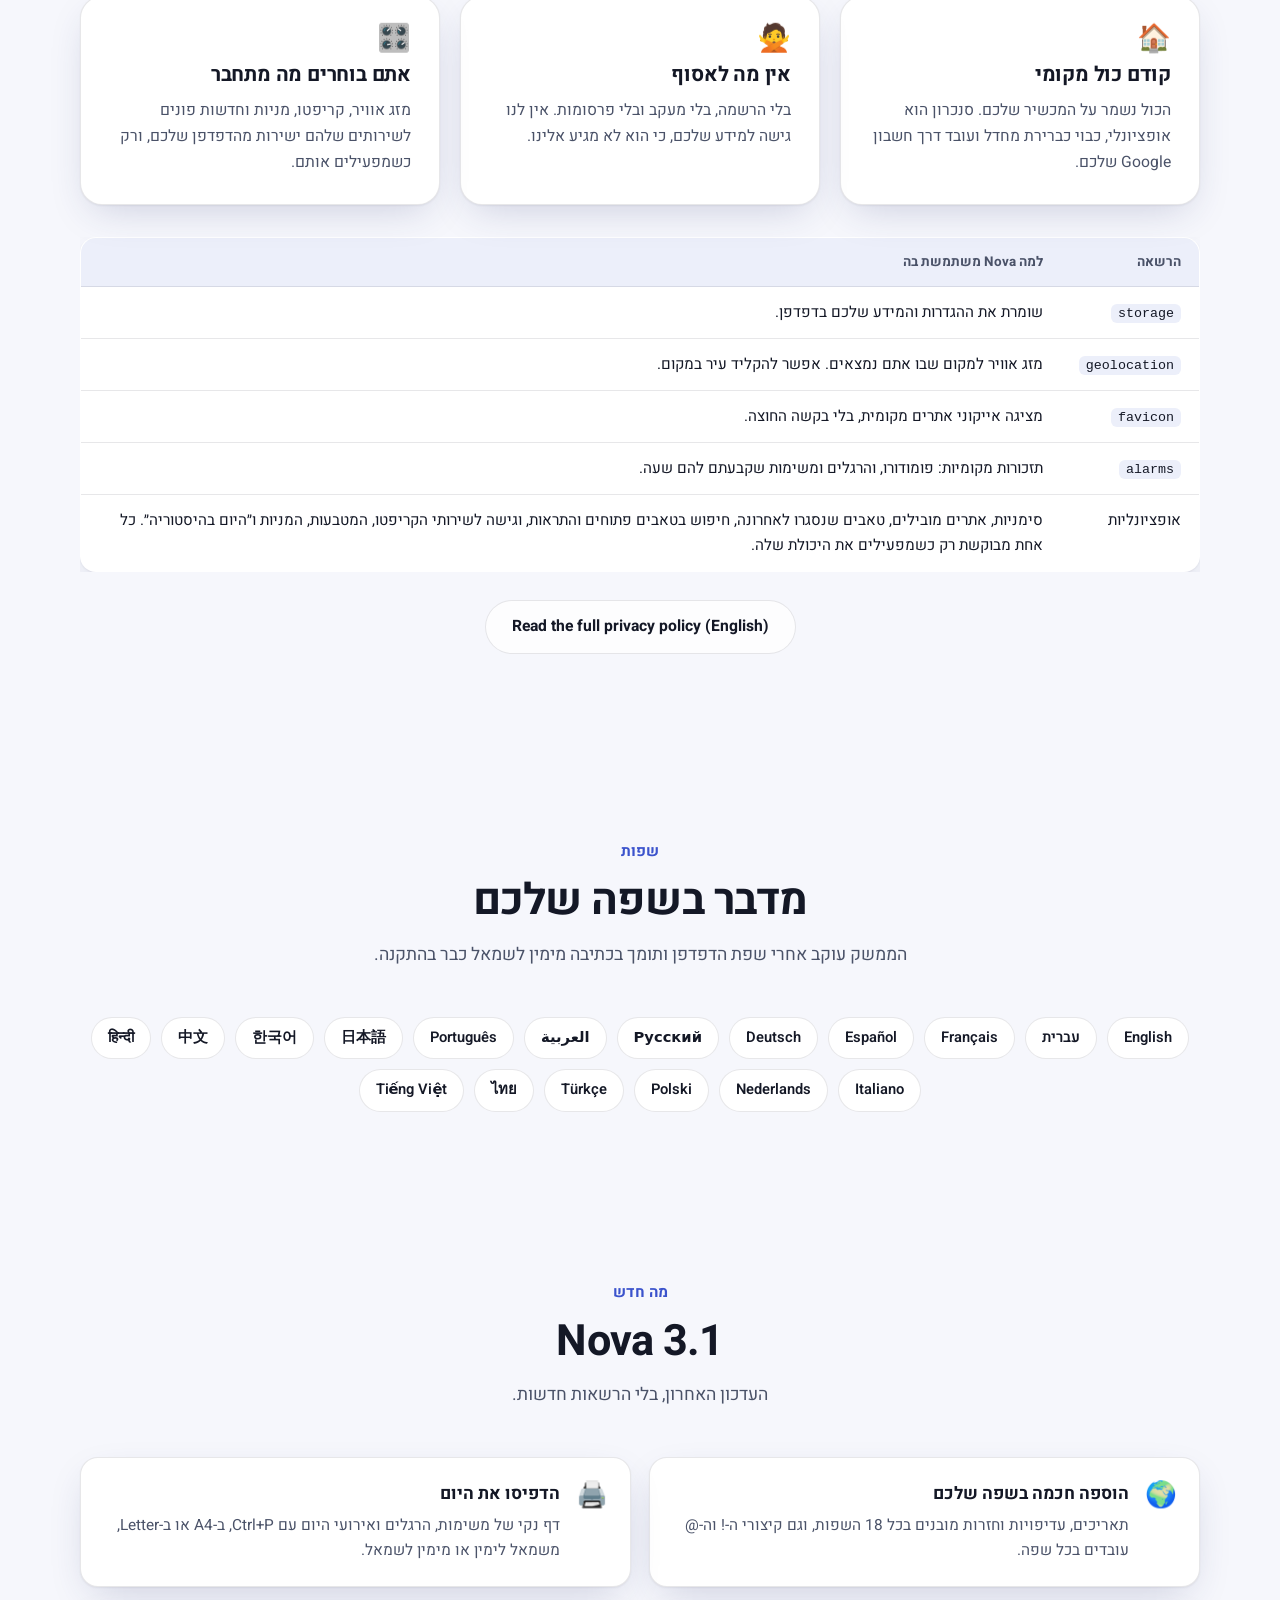
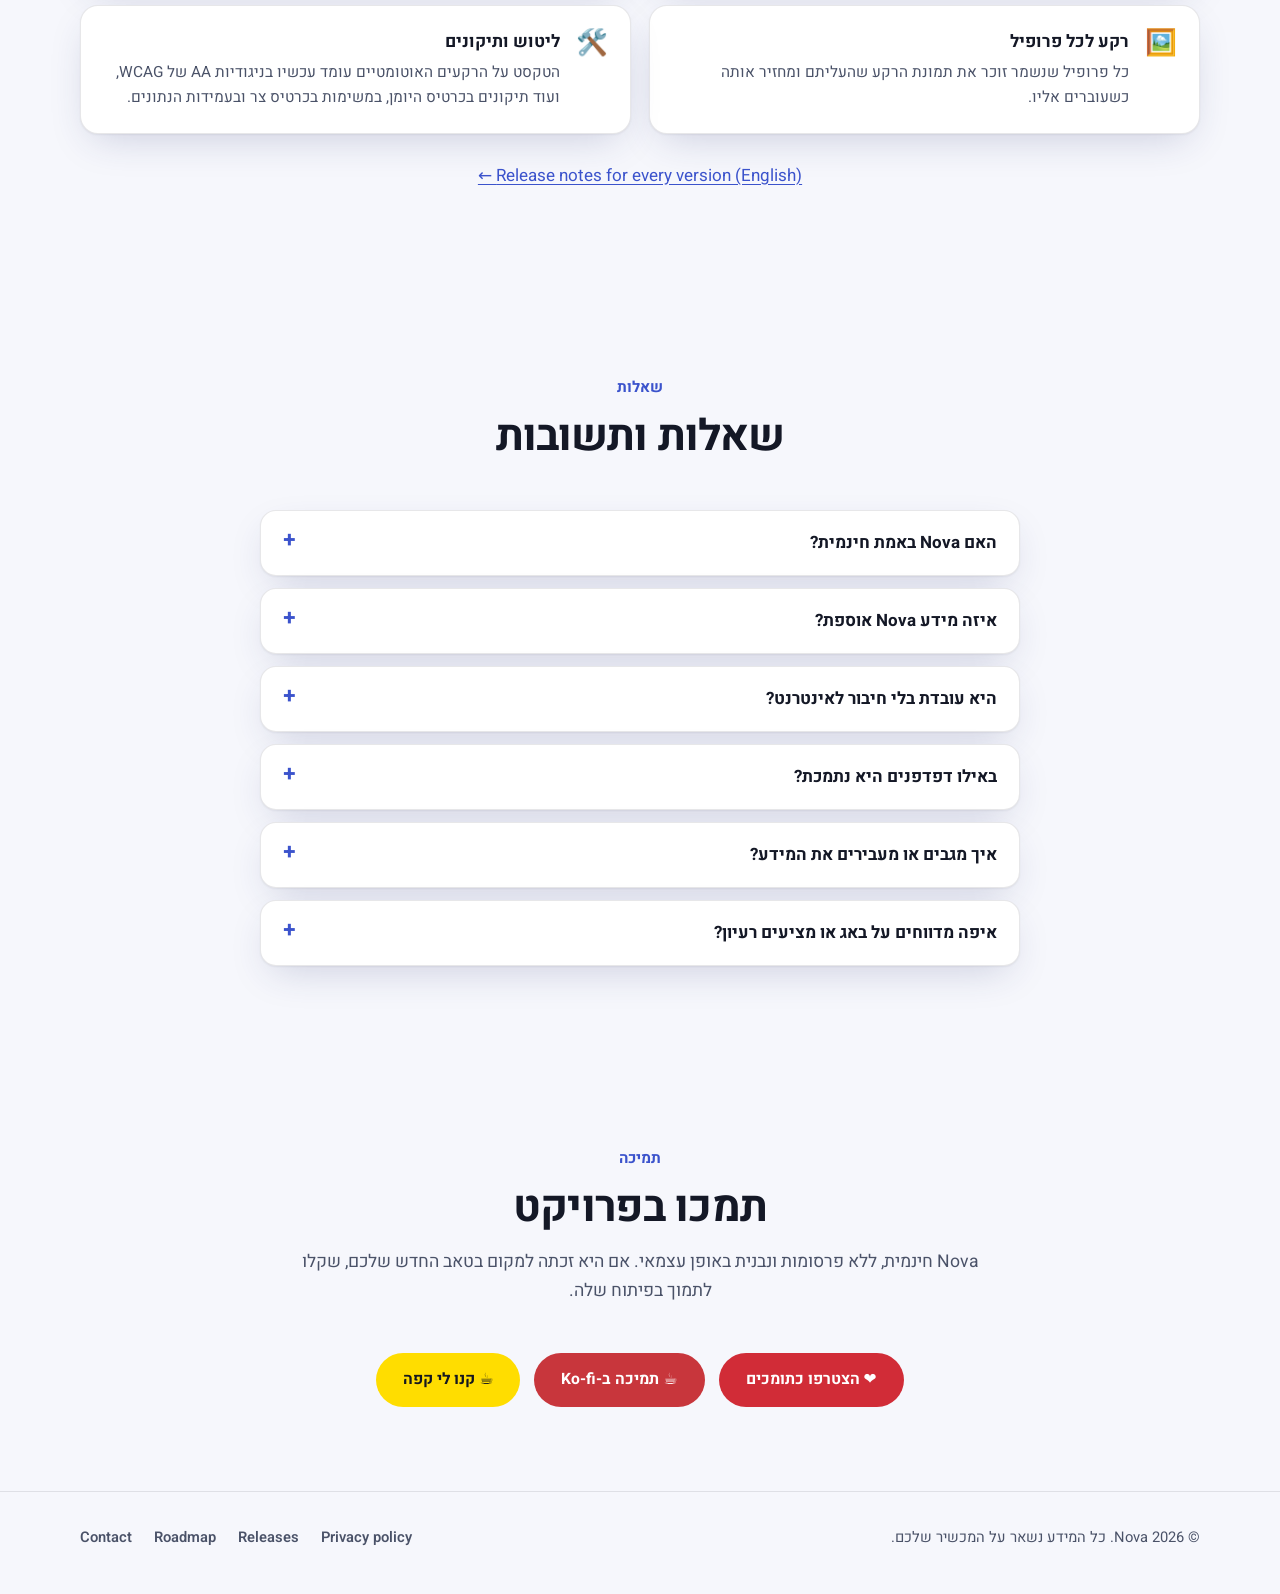
<file: he/index.html>
<!DOCTYPE html>
<html lang="he" dir="rtl">
<head>
<meta charset="UTF-8" />
<meta name="viewport" content="width=device-width, initial-scale=1" />
<meta http-equiv="Content-Security-Policy" content="default-src 'none'; img-src 'self' data:; style-src 'self'; font-src 'self'; script-src 'self'; connect-src 'none'; base-uri 'none'; form-action 'none'" />
<title>Nova Homepage: דף בית יפהפה ופרטי לטאב החדש בכרום</title>
<meta name="description" content="Nova הופך כל טאב חדש לדשבורד אישי ורגוע: שעון, מזג אוויר, משימות, הרגלים, טיימר מיקוד וחיפוש חכם. בחינם, ב-18 שפות, בלי חשבונות, בלי מעקב ובלי שרתים." />
<link rel="canonical" href="https://drummingbird1.github.io/nova-privacy/he/" />
<link rel="alternate" hreflang="en" href="https://drummingbird1.github.io/nova-privacy/" />
<link rel="alternate" hreflang="he" href="https://drummingbird1.github.io/nova-privacy/he/" />
<link rel="alternate" hreflang="x-default" href="https://drummingbird1.github.io/nova-privacy/" />
<link rel="icon" type="image/svg+xml" href="../assets/favicon.svg" />
<link rel="apple-touch-icon" href="../assets/icon-128.png" />
<meta name="theme-color" content="#4a63e0" />
<meta property="og:type" content="website" />
<meta property="og:locale" content="he_IL" />
<meta property="og:site_name" content="Nova Homepage" />
<meta property="og:title" content="Nova Homepage: הטאב החדש שלך, כמו שצריך להיות" />
<meta property="og:description" content="דשבורד רגוע ופרטי לכל טאב חדש. חינם, 18 שפות, בלי חשבונות, בלי מעקב ובלי שרתים." />
<meta property="og:url" content="https://drummingbird1.github.io/nova-privacy/he/" />
<meta property="og:image" content="https://drummingbird1.github.io/nova-privacy/assets/og.png" />
<meta property="og:image:width" content="1200" />
<meta property="og:image:height" content="630" />
<meta name="twitter:card" content="summary_large_image" />
<link rel="stylesheet" href="../assets/site.css" />
<script type="application/ld+json">
{"@context":"https://schema.org","@type":"SoftwareApplication","name":"Nova Homepage","applicationCategory":"ProductivityApplication","operatingSystem":"Chrome","inLanguage":"he","description":"דשבורד פרטי לטאב החדש בכרום: שעון, מזג אוויר, משימות, הרגלים, טיימר מיקוד וחיפוש חכם. בלי חשבונות, בלי מעקב ובלי שרתים.","url":"https://drummingbird1.github.io/nova-privacy/he/","downloadUrl":"https://chromewebstore.google.com/detail/nova-%E2%80%94-my-homepage/imkkbleomhifdfgbnipinlbpmcemfbdp","offers":{"@type":"Offer","price":"0","priceCurrency":"USD"}}
</script>
</head>
<body>
<a class="skip" href="#main">דילוג לתוכן</a>

<header class="nav">
  <div class="wrap nav-in">
    <a class="brand" href="./"><img src="../assets/icon-128.png" alt="" width="30" height="30" />Nova Homepage</a>
    <nav class="nav-links" aria-label="אזורים באתר">
      <a href="#features">יכולות</a>
      <a href="#try">נסו</a>
      <a href="#privacy">פרטיות</a>
      <a href="#new">מה חדש</a>
      <a href="#faq">שאלות</a>
    </nav>
    <div class="nav-end">
      <a class="lang-switch" href="../" hreflang="en" lang="en">English</a>
      <a class="btn btn-primary btn-sm" href="https://chromewebstore.google.com/detail/nova-%E2%80%94-my-homepage/imkkbleomhifdfgbnipinlbpmcemfbdp" rel="noopener">הוספה לכרום</a>
    </div>
  </div>
</header>

<main id="main">
  <section class="hero">
    <div class="wrap">
      <span class="eyebrow">✨ תוסף כרום חינמי · 18 שפות</span>
      <h1>הטאב החדש שלך,<br /><span class="grad">כמו שצריך להיות.</span></h1>
      <p class="sub">Nova הופך כל טאב חדש לדשבורד אישי ורגוע: שעון, מזג אוויר, משימות, הרגלים, טיימר מיקוד וחיפוש חכם במקום אחד. בלי חשבונות, בלי מעקב ובלי שרתים. המידע שלך נשאר על המכשיר שלך.</p>
      <div class="cta-row">
        <a class="btn btn-primary" href="https://chromewebstore.google.com/detail/nova-%E2%80%94-my-homepage/imkkbleomhifdfgbnipinlbpmcemfbdp" rel="noopener">הוספה לכרום, בחינם</a>
        <a class="btn btn-ghost" href="#features">מה אפשר לעשות איתו</a>
      </div>
      <p class="fine">נבנה על ידי מפתח עצמאי. Nova 3 כבר כאן.</p>

      <figure class="frame" aria-label="הדשבורד של Nova בטאב חדש">
        <div class="frame-bar" aria-hidden="true"><i></i><i></i><i></i><span class="frame-tab">לשונית חדשה</span></div>
        <img src="../assets/shots/he/dashboard.webp" width="1280" height="800" alt="דשבורד Nova עם שעון גדול, ברכה, מיקוד היום, שורת חיפוש, מזג אוויר, שעוני עולם, רשימת משימות וקישורים מהירים על רקע כוכבים כחול" />
      </figure>

      <div class="trust">
        <span>🔒 בלי חשבונות ובלי מעקב</span>
        <span>💾 המידע נשאר על המכשיר</span>
        <span>🌍 18 שפות, עם RTL מלא</span>
        <span>🆓 חינם וללא פרסומות</span>
      </div>
    </div>
  </section>

  <section class="section" id="features">
    <div class="wrap">
      <div class="section-head">
        <span class="kicker">יכולות</span>
        <h2>כל מה שטאב חדש צריך להיות</h2>
        <p>כל ווידג'ט הוא אופציונלי. בונים את הדף שמתאים ליום שלכם.</p>
      </div>
      <div class="bento">
        <article class="tile t-wide t-img">
          <span class="ico" aria-hidden="true">🧩</span>
          <h3>בנו דשבורד משלכם</h3>
          <p>עוברים לגריד חופשי וגוררים, משנים גודל ומסדרים כל ווידג'ט על קנבס של 12×8. שומרים את המראה כערכת נושא ומשתפים אותה בקוד קצר.</p>
          <img src="../assets/shots/he/builder.webp" width="1280" height="800" loading="lazy" alt="Nova במצב עריכה: ווידג'טים עם מסגרת מקווקווה וידיות שינוי גודל, ושורה שכתוב בה ״גרור ווידג'טים כדי לסדר מחדש״" />
        </article>
        <article class="tile t-narrow t-accent">
          <span class="ico" aria-hidden="true">🧠</span>
          <h3>הוספה חכמה בשפה שלכם</h3>
          <p>כותבים ״להתקשר לאמא מחר דחוף״ והתאריך והעדיפות מובנים, בכל 18 השפות. הכול רץ על המכשיר שלכם, בלי AI.</p>
          <p><a href="#try">נסו אותה כאן ←</a></p>
        </article>
        <article class="tile t-half t-img">
          <span class="ico" aria-hidden="true">📋</span>
          <h3>מרכז פרודוקטיביות</h3>
          <p>תדריך יומי, תכנון שבועי, לוח קנבן, תובנות עם רצפים ומפת חום של 12 שבועות, יומן אישי ויעדים עם שלבים.</p>
          <img src="../assets/shots/he/planner.webp" width="1280" height="800" loading="lazy" alt="מרכז הפרודוקטיביות עם תכנון שבועי: משימות מסודרות לפי ימי השבוע" />
        </article>
        <article class="tile t-half t-img">
          <span class="ico" aria-hidden="true">🧰</span>
          <h3>בחרו את הווידג'טים שאתם צריכים</h3>
          <p>יותר מ-20 ווידג'טים, ממזג אוויר, משימות והרגלים ועד טיימר פומודורו, פתקים, שעוני עולם וחדשות. מפעילים או מכבים כל אחד בלחיצה.</p>
          <img src="../assets/shots/he/gallery.webp" width="1280" height="800" loading="lazy" alt="גלריית הווידג'טים: אריחים של מזג אוויר, שעון, ברכה, מיקוד יומי, חיפוש, ציטוט, משימות, קישורים, פומודורו, פתקים ועוד, לכל אחד מתג הפעלה" />
        </article>
        <article class="tile t-half t-img">
          <span class="ico" aria-hidden="true">🎨</span>
          <h3>הופכים אותו לשלכם</h3>
          <p>עשר ערכות נושא, רקעים שעוקבים אחרי שעות היום ומזג האוויר, אפקטים מונפשים, תמונה משלכם, גופנים מותאמים, צבעי הדגשה, שליטה במראה הזכוכית, מצב קומפקטי ומצב זן, ניגודיות גבוהה וגודל טקסט מתכוונן.</p>
          <img src="../assets/shots/he/settings.webp" width="1280" height="800" loading="lazy" alt="הגדרות, לשונית מראה, על רקע בהיר בגוון טורקיז: צבעי הדגשה, סטודיו ערכות, אפקט רקע ובקרי זכוכית" />
        </article>
        <article class="tile t-half t-img">
          <span class="ico" aria-hidden="true">🖨️</span>
          <h3>הדפיסו את היום</h3>
          <p>לוחצים Ctrl+P ומקבלים דף נקי בשחור-לבן עם המיקוד, המשימות וההרגלים של היום. במצב אורח או כש-Nova נעולה לא מודפס שום מידע אישי.</p>
          <img src="../assets/shots/he/print.webp" width="1280" height="800" loading="lazy" alt="דף A4 מודפס עם מיקוד יומי, עשר משימות ושלושה הרגלים" />
        </article>
      </div>
      <div class="chips more-row" aria-label="עוד יכולות">
        <span class="chip">🕐 שעון וברכה</span><span class="chip">🎯 מיקוד יומי</span><span class="chip">🌤️ מזג אוויר חי</span>
        <span class="chip">✅ משימות והרגלים</span><span class="chip">🍅 פומודורו, טיימר ושעון עצר</span><span class="chip">📝 פתקים עם Markdown ונעילת PIN</span>
        <span class="chip">🔍 חיפוש, מחשבון והמרות</span><span class="chip">⌨️ פלטת פקודות (Ctrl+K)</span><span class="chip">💾 גיבוי יומי לתיקייה</span><span class="chip">🔗 קישורים מהירים</span>
      </div>
    </div>
  </section>

  <section class="section" id="try">
    <div class="wrap">
      <div class="section-head">
        <span class="kicker">נסו</span>
        <h2>כותבים כמו שאומרים</h2>
        <p>מקלידים משימה למטה, או בוחרים שפה. תאריכים, עדיפויות, #תגיות ו-+פרויקטים מזוהים תוך כדי הקלדה.</p>
      </div>
      <div class="demo" id="demo" data-due="יעד:" data-high="עדיפות גבוהה" data-none="עוד לא זוהה כלום. נסו להוסיף יום, או את המילה ״דחוף״.">
        <label for="demoInput">משימה חדשה</label>
        <input id="demoInput" type="text" dir="auto" autocomplete="off" spellcheck="false" />
        <div class="demo-out" aria-live="polite">
          <span class="lbl">Nova הבינה</span>
          <div class="demo-title" id="demoTitle"></div>
          <div class="pills" id="demoPills"></div>
        </div>
        <div class="chips demo-langs" id="demoLangs" role="group" aria-label="דוגמה בשפה אחרת"></div>
        <p class="demo-note">זו הדגמה מפושטת שרצה בדפדפן שלכם ולא שולחת שום דבר לשום מקום. בתוסף עצמו המנתח מבין גם ימים בשבוע, ״בעוד 3 ימים״ ומשימות חוזרות, בכל שפה.</p>
      </div>
    </div>
  </section>

  <section class="section" id="privacy">
    <div class="wrap">
      <div class="section-head">
        <span class="kicker">פרטיות</span>
        <h2>פרטי בעיצוב</h2>
        <p>ל-Nova אין שרתים, אין חשבונות ואין אנליטיקס. המשימות, הפתקים וההגדרות שלכם נשארים בדפדפן שלכם.</p>
      </div>
      <div class="priv-grid">
        <div class="tile"><span class="ico" aria-hidden="true">🏠</span><h3>קודם כול מקומי</h3><p>הכול נשמר על המכשיר שלכם. סנכרון הוא אופציונלי, כבוי כברירת מחדל ועובד דרך חשבון Google שלכם.</p></div>
        <div class="tile"><span class="ico" aria-hidden="true">🙅</span><h3>אין מה לאסוף</h3><p>בלי הרשמה, בלי מעקב ובלי פרסומות. אין לנו גישה למידע שלכם, כי הוא לא מגיע אלינו.</p></div>
        <div class="tile"><span class="ico" aria-hidden="true">🎛️</span><h3>אתם בוחרים מה מתחבר</h3><p>מזג אוויר, קריפטו, מניות וחדשות פונים לשירותים שלהם ישירות מהדפדפן שלכם, ורק כשמפעילים אותם.</p></div>
      </div>
      <div class="scroll-x">
        <table class="perm">
          <thead><tr><th scope="col">הרשאה</th><th scope="col">למה Nova משתמשת בה</th></tr></thead>
          <tbody>
            <tr><td><code>storage</code></td><td>שומרת את ההגדרות והמידע שלכם בדפדפן.</td></tr>
            <tr><td><code>geolocation</code></td><td>מזג אוויר למקום שבו אתם נמצאים. אפשר להקליד עיר במקום.</td></tr>
            <tr><td><code>favicon</code></td><td>מציגה אייקוני אתרים מקומית, בלי בקשה החוצה.</td></tr>
            <tr><td><code>alarms</code></td><td>תזכורות מקומיות: פומודורו, והרגלים ומשימות שקבעתם להם שעה.</td></tr>
            <tr><td>אופציונליות</td><td>סימניות, אתרים מובילים, טאבים שנסגרו לאחרונה, חיפוש בטאבים פתוחים והתראות, וגישה לשירותי הקריפטו, המטבעות, המניות ו״היום בהיסטוריה״. כל אחת מבוקשת רק כשמפעילים את היכולת שלה.</td></tr>
          </tbody>
        </table>
      </div>
      <p class="more-row center"><a class="btn btn-ghost" href="../privacy.html" hreflang="en" lang="en">Read the full privacy policy (English)</a></p>
    </div>
  </section>

  <section class="section" id="languages">
    <div class="wrap">
      <div class="section-head">
        <span class="kicker">שפות</span>
        <h2>מדבר בשפה שלכם</h2>
        <p>הממשק עוקב אחרי שפת הדפדפן ותומך בכתיבה מימין לשמאל כבר בהתקנה.</p>
      </div>
      <div class="chips" lang="mul">
        <span class="chip" lang="en">English</span><span class="chip" lang="he">עברית</span><span class="chip" lang="fr">Français</span><span class="chip" lang="es">Español</span>
        <span class="chip" lang="de">Deutsch</span><span class="chip" lang="ru">Русский</span><span class="chip" lang="ar">العربية</span><span class="chip" lang="pt">Português</span>
        <span class="chip" lang="ja">日本語</span><span class="chip" lang="ko">한국어</span><span class="chip" lang="zh">中文</span><span class="chip" lang="hi">हिन्दी</span>
        <span class="chip" lang="it">Italiano</span><span class="chip" lang="nl">Nederlands</span><span class="chip" lang="pl">Polski</span><span class="chip" lang="tr">Türkçe</span>
        <span class="chip" lang="th">ไทย</span><span class="chip" lang="vi">Tiếng Việt</span>
      </div>
    </div>
  </section>

  <section class="section" id="new">
    <div class="wrap">
      <div class="section-head">
        <span class="kicker">מה חדש</span>
        <h2>Nova 3.1</h2>
        <p>העדכון האחרון, בלי הרשאות חדשות.</p>
      </div>
      <div class="new-list">
        <div class="new-item"><span class="ico" aria-hidden="true">🌍</span><div><h3>הוספה חכמה בשפה שלכם</h3><p>תאריכים, עדיפויות וחזרות מובנים בכל 18 השפות, וגם קיצורי ה-! וה-@ עובדים בכל שפה.</p></div></div>
        <div class="new-item"><span class="ico" aria-hidden="true">🖨️</span><div><h3>הדפיסו את היום</h3><p>דף נקי של משימות, הרגלים ואירועי היום עם Ctrl+P, ב-A4 או ב-Letter, משמאל לימין או מימין לשמאל.</p></div></div>
        <div class="new-item"><span class="ico" aria-hidden="true">🖼️</span><div><h3>רקע לכל פרופיל</h3><p>כל פרופיל שנשמר זוכר את תמונת הרקע שהעליתם ומחזיר אותה כשעוברים אליו.</p></div></div>
        <div class="new-item"><span class="ico" aria-hidden="true">🛠️</span><div><h3>ליטוש ותיקונים</h3><p>הטקסט על הרקעים האוטומטיים עומד עכשיו בניגודיות AA של WCAG, ועוד תיקונים בכרטיס היומן, במשימות בכרטיס צר ובעמידות הנתונים.</p></div></div>
      </div>
      <p class="more-row center"><a href="https://github.com/DrummingBird1/nova-privacy/releases" hreflang="en" lang="en">Release notes for every version (English) ←</a></p>
    </div>
  </section>

  <section class="section faq" id="faq">
    <div class="narrow">
      <div class="section-head">
        <span class="kicker">שאלות</span>
        <h2>שאלות ותשובות</h2>
      </div>
      <details><summary>האם Nova באמת חינמית?</summary><p>כן. היא חינמית וללא פרסומות, נבנית באופן עצמאי ונתמכת בתרומות מרצון של מי שאוהב אותה.</p></details>
      <details><summary>איזה מידע Nova אוספת?</summary><p>אף אחד. אין חשבונות, אין אנליטיקס ואין שרתים. המידע נשאר בדפדפן שלכם. בקשות הרשת היחידות הן לשירותים של יכולות שהפעלתם, כמו מזג אוויר, והן יוצאות ישירות מהדפדפן שלכם אל השירות.</p></details>
      <details><summary>היא עובדת בלי חיבור לאינטרנט?</summary><p>השעון, המשימות, ההרגלים, הפתקים ורוב הווידג'טים עובדים בלי חיבור. ווידג'טים חיים כמו מזג אוויר, קריפטו וחדשות צריכים אינטרנט כדי להתרענן.</p></details>
      <details><summary>באילו דפדפנים היא נתמכת?</summary><p>Nova נבנתה ונבדקת עבור Chrome ומותקנת מחנות האפליקציות של Chrome. הגיבוי לתיקייה עובד ב-Chrome וב-Edge, ויכולות ה-AI המקומי האופציונליות תלויות ב-AI המובנה של Chrome.</p></details>
      <details><summary>איך מגבים או מעבירים את המידע?</summary><p>בהגדרות אפשר לייצא הכול לקובץ (אפשר להגן עליו בסיסמה), להפעיל גיבוי יומי אוטומטי לתיקייה שבחרתם, או להעתיק קוד העברה למכשיר אחר. אפשר גם לסנכרן הגדרות דרך חשבון Google שלכם.</p></details>
      <details><summary>איפה מדווחים על באג או מציעים רעיון?</summary><p>פותחים issue ב<a href="https://github.com/DrummingBird1/nova-privacy/issues">מאגר הפרויקט ב-GitHub</a>. רעיונות ותיקוני תרגום תמיד מתקבלים בברכה.</p></details>
    </div>
  </section>

  <section class="section support" id="support">
    <div class="wrap">
      <div class="section-head">
        <span class="kicker">תמיכה</span>
        <h2>תמכו בפרויקט</h2>
        <p>Nova חינמית, ללא פרסומות ונבנית באופן עצמאי. אם היא זכתה למקום בטאב החדש שלכם, שקלו לתמוך בפיתוח שלה.</p>
      </div>
      <div class="cta-row">
        <a class="btn patreon" href="https://www.patreon.com/c/IdanLights" rel="noopener">❤️ הצטרפו כתומכים</a>
        <a class="btn kofi" href="https://ko-fi.com/idanlights" rel="noopener">☕ תמיכה ב-Ko-fi</a>
        <a class="btn bmc" href="https://buymeacoffee.com/MrIdan" rel="noopener">☕ קנו לי קפה</a>
      </div>
    </div>
  </section>
</main>

<footer class="footer">
  <div class="wrap footer-in">
    <div>© 2026 Nova. כל המידע נשאר על המכשיר שלכם.</div>
    <nav class="footer-links" aria-label="תחתית האתר">
      <a href="../privacy.html" hreflang="en" lang="en">Privacy policy</a>
      <a href="https://github.com/DrummingBird1/nova-privacy/releases" hreflang="en" lang="en">Releases</a>
      <a href="https://github.com/DrummingBird1/nova-privacy/blob/main/ROADMAP.md" hreflang="en" lang="en">Roadmap</a>
      <a href="https://github.com/DrummingBird1/nova-privacy/issues" hreflang="en" lang="en">Contact</a>
    </nav>
  </div>
</footer>
<script src="../assets/site.js"></script>
</body>
</html>
</file>
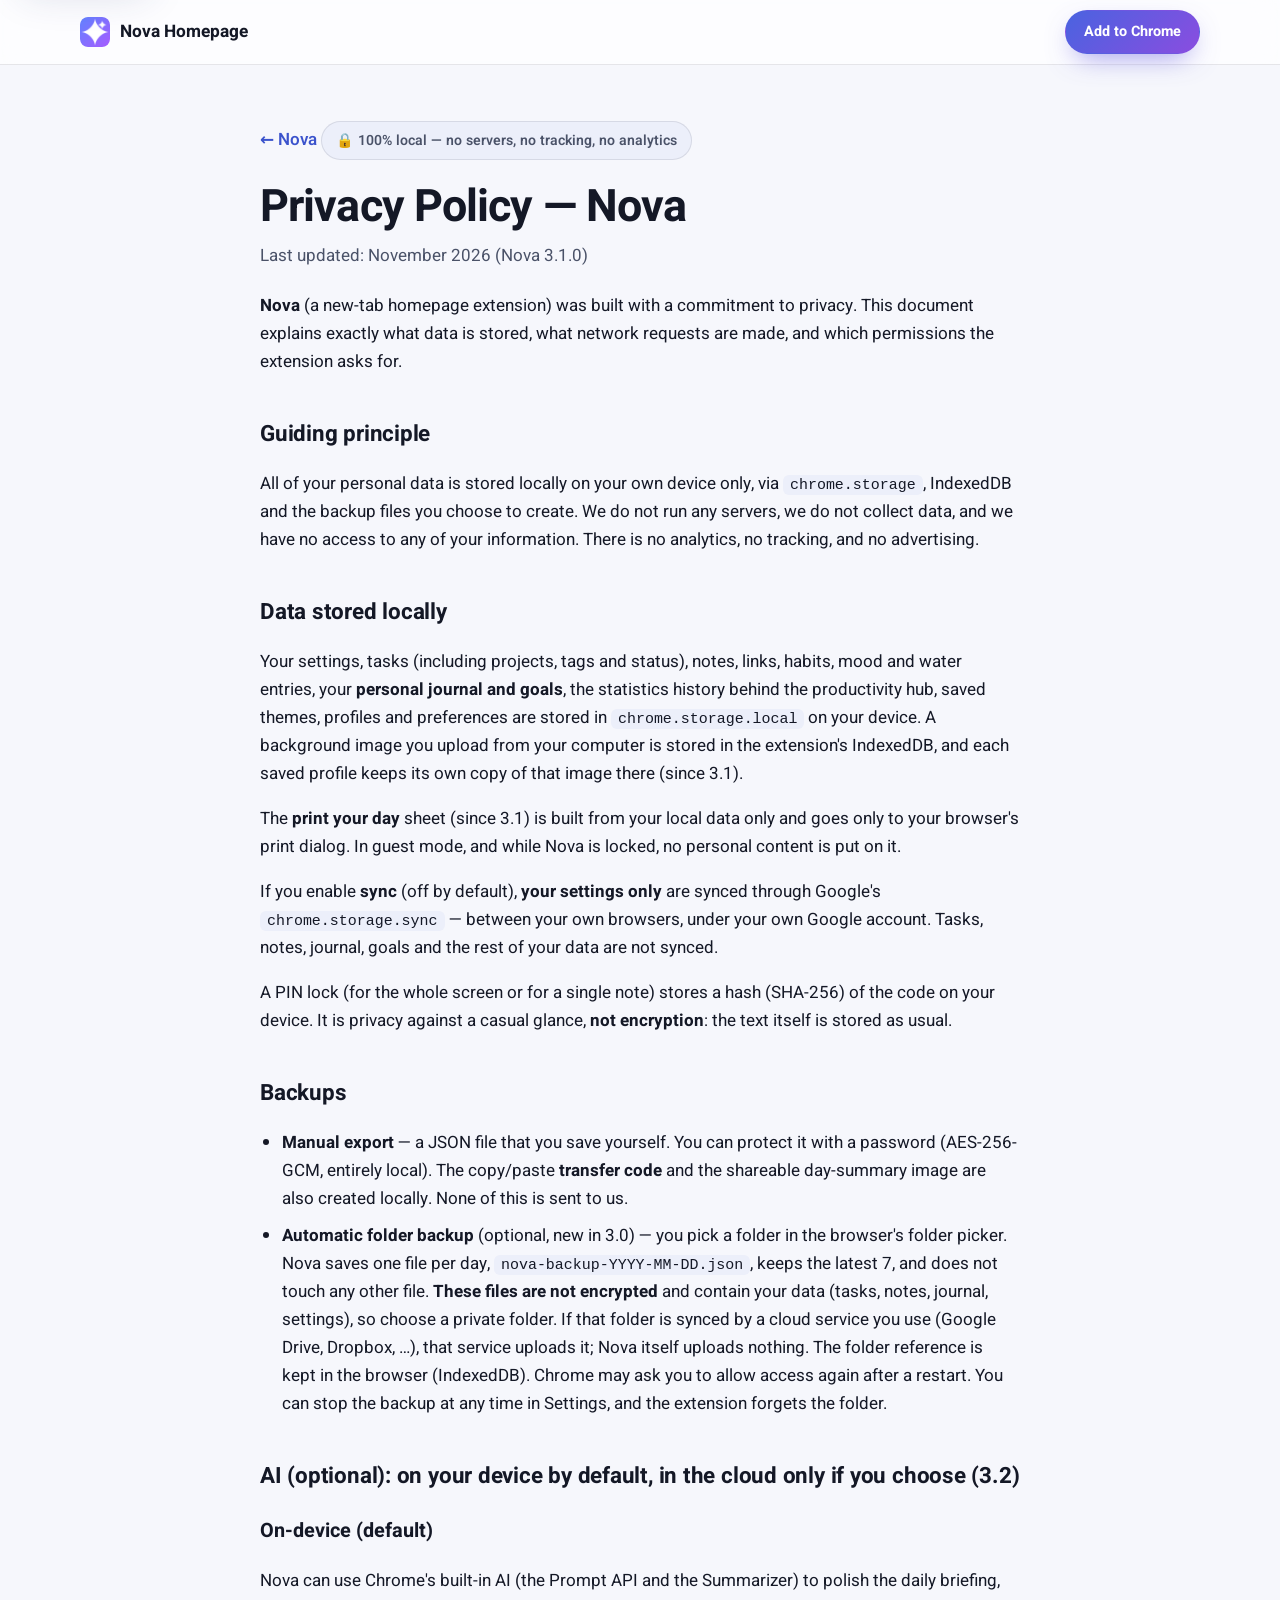
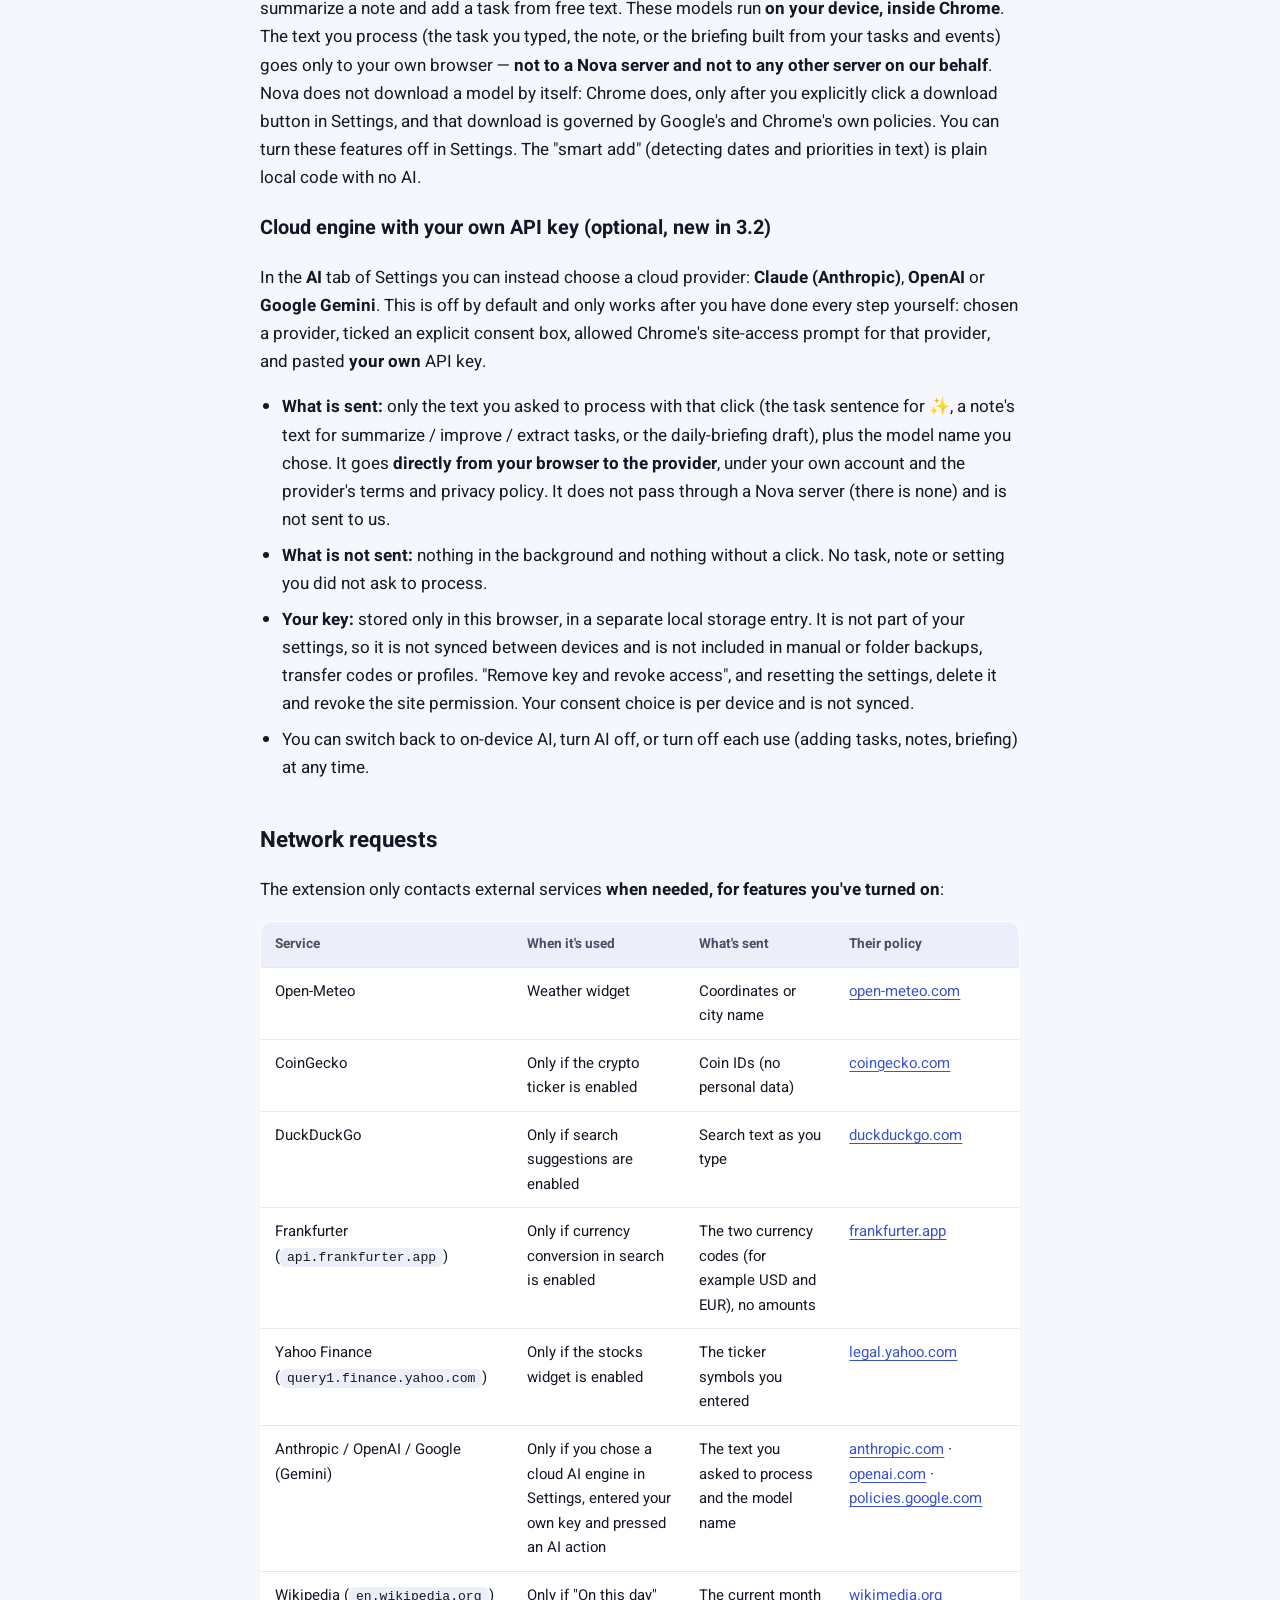
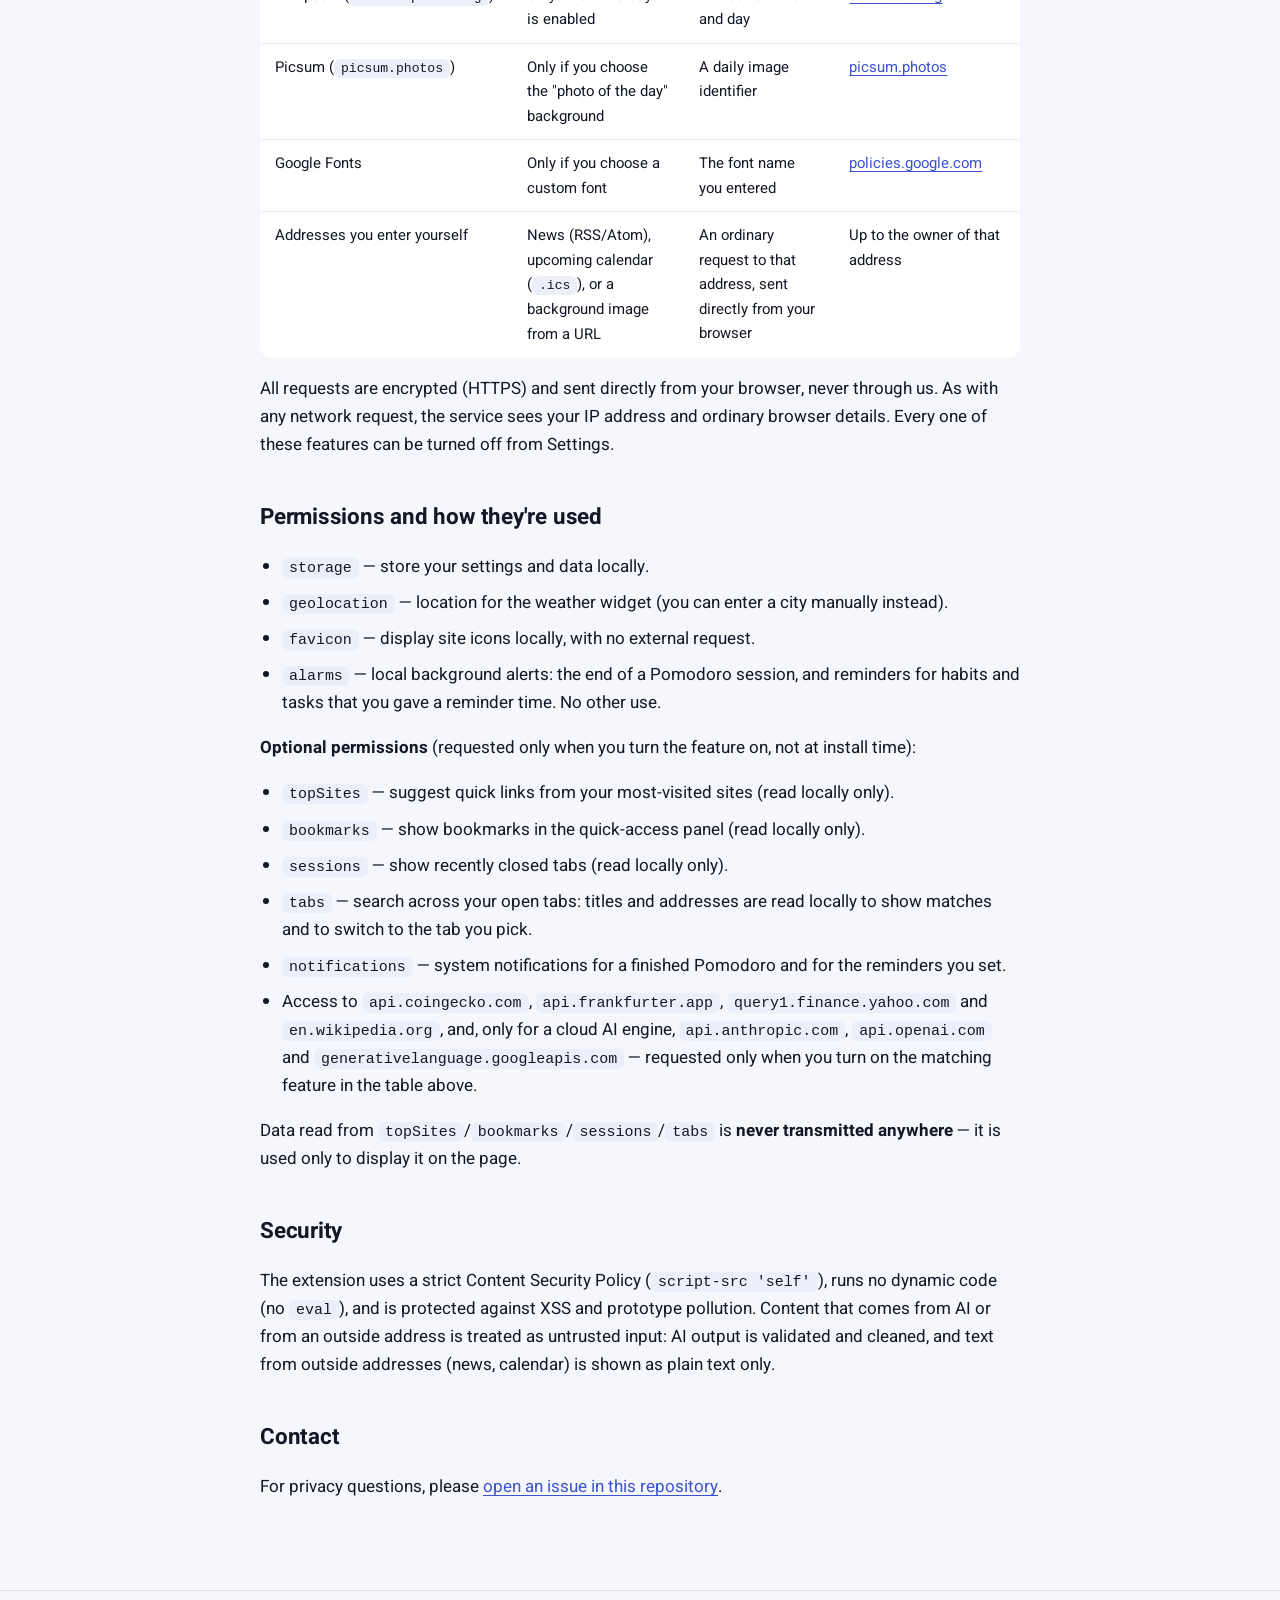
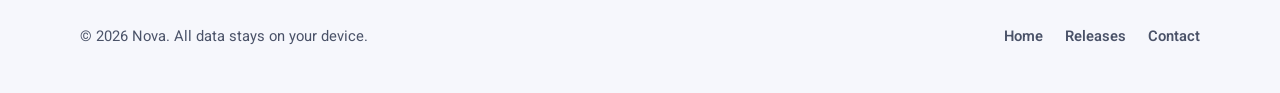
<file: privacy.html>
<!DOCTYPE html>
<html lang="en" dir="ltr">
<head>
<meta charset="UTF-8" />
<meta name="viewport" content="width=device-width, initial-scale=1" />
<meta http-equiv="Content-Security-Policy" content="default-src 'none'; img-src 'self' data:; style-src 'self'; font-src 'self'; script-src 'self'; connect-src 'none'; base-uri 'none'; form-action 'none'" />
<title>Privacy Policy: Nova Homepage</title>
<meta name="description" content="What data Nova stores (only on your device), which network requests it makes and why, and which browser permissions it asks for." />
<link rel="canonical" href="https://drummingbird1.github.io/nova-privacy/privacy.html" />
<link rel="icon" type="image/svg+xml" href="assets/favicon.svg" />
<meta name="theme-color" content="#4a63e0" />
<meta property="og:type" content="article" />
<meta property="og:title" content="Nova Homepage: Privacy Policy" />
<meta property="og:description" content="100% local: no servers, no tracking, no analytics." />
<meta property="og:image" content="https://drummingbird1.github.io/nova-privacy/assets/og.png" />
<link rel="stylesheet" href="assets/site.css" />
</head>
<body>
<a class="skip" href="#main">Skip to content</a>
<header class="nav">
  <div class="wrap nav-in">
    <a class="brand" href="./"><img src="assets/icon-128.png" alt="" width="30" height="30" />Nova Homepage</a>
    <div class="nav-end">
      <a class="btn btn-primary btn-sm" href="https://chromewebstore.google.com/detail/nova-%E2%80%94-my-homepage/imkkbleomhifdfgbnipinlbpmcemfbdp" rel="noopener">Add to Chrome</a>
    </div>
  </div>
</header>
<main id="main" class="doc">
<div class="narrow">
  <a class="back" href="./">← Nova</a>
  <div class="badge">🔒 100% local — no servers, no tracking, no analytics</div>
  <h1>Privacy Policy — Nova</h1>
  <p class="updated">Last updated: November 2026 (Nova 3.1.0)</p>

  <p><strong>Nova</strong> (a new-tab homepage extension) was built with a commitment to privacy. This document explains exactly what data is stored, what network requests are made, and which permissions the extension asks for.</p>

  <h2>Guiding principle</h2>
  <p>All of your personal data is stored locally on your own device only, via <code>chrome.storage</code>, IndexedDB and the backup files you choose to create. We do not run any servers, we do not collect data, and we have no access to any of your information. There is no analytics, no tracking, and no advertising.</p>

  <h2>Data stored locally</h2>
  <p>Your settings, tasks (including projects, tags and status), notes, links, habits, mood and water entries, your <strong>personal journal and goals</strong>, the statistics history behind the productivity hub, saved themes, profiles and preferences are stored in <code>chrome.storage.local</code> on your device. A background image you upload from your computer is stored in the extension's IndexedDB, and each saved profile keeps its own copy of that image there (since 3.1).</p>
  <p>The <strong>print your day</strong> sheet (since 3.1) is built from your local data only and goes only to your browser's print dialog. In guest mode, and while Nova is locked, no personal content is put on it.</p>
  <p>If you enable <strong>sync</strong> (off by default), <strong>your settings only</strong> are synced through Google's <code>chrome.storage.sync</code> — between your own browsers, under your own Google account. Tasks, notes, journal, goals and the rest of your data are not synced.</p>
  <p>A PIN lock (for the whole screen or for a single note) stores a hash (SHA-256) of the code on your device. It is privacy against a casual glance, <strong>not encryption</strong>: the text itself is stored as usual.</p>

  <h2>Backups</h2>
  <ul>
    <li><strong>Manual export</strong> — a JSON file that you save yourself. You can protect it with a password (AES-256-GCM, entirely local). The copy/paste <strong>transfer code</strong> and the shareable day-summary image are also created locally. None of this is sent to us.</li>
    <li><strong>Automatic folder backup</strong> (optional, new in 3.0) — you pick a folder in the browser's folder picker. Nova saves one file per day, <code>nova-backup-YYYY-MM-DD.json</code>, keeps the latest 7, and does not touch any other file. <strong>These files are not encrypted</strong> and contain your data (tasks, notes, journal, settings), so choose a private folder. If that folder is synced by a cloud service you use (Google Drive, Dropbox, …), that service uploads it; Nova itself uploads nothing. The folder reference is kept in the browser (IndexedDB). Chrome may ask you to allow access again after a restart. You can stop the backup at any time in Settings, and the extension forgets the folder.</li>
  </ul>

  <h2>AI (optional): on your device by default, in the cloud only if you choose (3.2)</h2>
  <h3>On-device (default)</h3>
  <p>Nova can use Chrome's built-in AI (the Prompt API and the Summarizer) to polish the daily briefing, summarize a note and add a task from free text. These models run <strong>on your device, inside Chrome</strong>. The text you process (the task you typed, the note, or the briefing built from your tasks and events) goes only to your own browser — <strong>not to a Nova server and not to any other server on our behalf</strong>. Nova does not download a model by itself: Chrome does, only after you explicitly click a download button in Settings, and that download is governed by Google's and Chrome's own policies. You can turn these features off in Settings. The "smart add" (detecting dates and priorities in text) is plain local code with no AI.</p>

  <h3>Cloud engine with your own API key (optional, new in 3.2)</h3>
  <p>In the <strong>AI</strong> tab of Settings you can instead choose a cloud provider: <strong>Claude (Anthropic)</strong>, <strong>OpenAI</strong> or <strong>Google Gemini</strong>. This is off by default and only works after you have done every step yourself: chosen a provider, ticked an explicit consent box, allowed Chrome's site-access prompt for that provider, and pasted <strong>your own</strong> API key.</p>
  <ul>
    <li><strong>What is sent:</strong> only the text you asked to process with that click (the task sentence for ✨, a note's text for summarize / improve / extract tasks, or the daily-briefing draft), plus the model name you chose. It goes <strong>directly from your browser to the provider</strong>, under your own account and the provider's terms and privacy policy. It does not pass through a Nova server (there is none) and is not sent to us.</li>
    <li><strong>What is not sent:</strong> nothing in the background and nothing without a click. No task, note or setting you did not ask to process.</li>
    <li><strong>Your key:</strong> stored only in this browser, in a separate local storage entry. It is not part of your settings, so it is not synced between devices and is not included in manual or folder backups, transfer codes or profiles. "Remove key and revoke access", and resetting the settings, delete it and revoke the site permission. Your consent choice is per device and is not synced.</li>
    <li>You can switch back to on-device AI, turn AI off, or turn off each use (adding tasks, notes, briefing) at any time.</li>
  </ul>

  <h2>Network requests</h2>
  <p>The extension only contacts external services <strong>when needed, for features you've turned on</strong>:</p>
  <table>
    <thead>
      <tr><th>Service</th><th>When it's used</th><th>What's sent</th><th>Their policy</th></tr>
    </thead>
    <tbody>
      <tr>
        <td>Open-Meteo</td>
        <td>Weather widget</td>
        <td>Coordinates or city name</td>
        <td><a href="https://open-meteo.com/en/terms">open-meteo.com</a></td>
      </tr>
      <tr>
        <td>CoinGecko</td>
        <td>Only if the crypto ticker is enabled</td>
        <td>Coin IDs (no personal data)</td>
        <td><a href="https://www.coingecko.com/en/privacy">coingecko.com</a></td>
      </tr>
      <tr>
        <td>DuckDuckGo</td>
        <td>Only if search suggestions are enabled</td>
        <td>Search text as you type</td>
        <td><a href="https://duckduckgo.com/privacy">duckduckgo.com</a></td>
      </tr>
      <tr>
        <td>Frankfurter (<code>api.frankfurter.app</code>)</td>
        <td>Only if currency conversion in search is enabled</td>
        <td>The two currency codes (for example USD and EUR), no amounts</td>
        <td><a href="https://www.frankfurter.app/">frankfurter.app</a></td>
      </tr>
      <tr>
        <td>Yahoo Finance (<code>query1.finance.yahoo.com</code>)</td>
        <td>Only if the stocks widget is enabled</td>
        <td>The ticker symbols you entered</td>
        <td><a href="https://legal.yahoo.com/us/en/yahoo/privacy/index.html">legal.yahoo.com</a></td>
      </tr>
      <tr>
        <td>Anthropic / OpenAI / Google (Gemini)</td>
        <td>Only if you chose a cloud AI engine in Settings, entered your own key and pressed an AI action</td>
        <td>The text you asked to process and the model name</td>
        <td><a href="https://www.anthropic.com/privacy">anthropic.com</a> · <a href="https://openai.com/policies/privacy-policy">openai.com</a> · <a href="https://policies.google.com/privacy">policies.google.com</a></td>
      </tr>
      <tr>
        <td>Wikipedia (<code>en.wikipedia.org</code>)</td>
        <td>Only if "On this day" is enabled</td>
        <td>The current month and day</td>
        <td><a href="https://foundation.wikimedia.org/wiki/Policy:Privacy_policy">wikimedia.org</a></td>
      </tr>
      <tr>
        <td>Picsum (<code>picsum.photos</code>)</td>
        <td>Only if you choose the "photo of the day" background</td>
        <td>A daily image identifier</td>
        <td><a href="https://picsum.photos/">picsum.photos</a></td>
      </tr>
      <tr>
        <td>Google Fonts</td>
        <td>Only if you choose a custom font</td>
        <td>The font name you entered</td>
        <td><a href="https://policies.google.com/privacy">policies.google.com</a></td>
      </tr>
      <tr>
        <td>Addresses you enter yourself</td>
        <td>News (RSS/Atom), upcoming calendar (<code>.ics</code>), or a background image from a URL</td>
        <td>An ordinary request to that address, sent directly from your browser</td>
        <td>Up to the owner of that address</td>
      </tr>
    </tbody>
  </table>
  <p>All requests are encrypted (HTTPS) and sent directly from your browser, never through us. As with any network request, the service sees your IP address and ordinary browser details. Every one of these features can be turned off from Settings.</p>

  <h2>Permissions and how they're used</h2>
  <ul>
    <li><code>storage</code> — store your settings and data locally.</li>
    <li><code>geolocation</code> — location for the weather widget (you can enter a city manually instead).</li>
    <li><code>favicon</code> — display site icons locally, with no external request.</li>
    <li><code>alarms</code> — local background alerts: the end of a Pomodoro session, and reminders for habits and tasks that you gave a reminder time. No other use.</li>
  </ul>
  <p><strong>Optional permissions</strong> (requested only when you turn the feature on, not at install time):</p>
  <ul>
    <li><code>topSites</code> — suggest quick links from your most-visited sites (read locally only).</li>
    <li><code>bookmarks</code> — show bookmarks in the quick-access panel (read locally only).</li>
    <li><code>sessions</code> — show recently closed tabs (read locally only).</li>
    <li><code>tabs</code> — search across your open tabs: titles and addresses are read locally to show matches and to switch to the tab you pick.</li>
    <li><code>notifications</code> — system notifications for a finished Pomodoro and for the reminders you set.</li>
    <li>Access to <code>api.coingecko.com</code>, <code>api.frankfurter.app</code>, <code>query1.finance.yahoo.com</code> and <code>en.wikipedia.org</code>, and, only for a cloud AI engine, <code>api.anthropic.com</code>, <code>api.openai.com</code> and <code>generativelanguage.googleapis.com</code> — requested only when you turn on the matching feature in the table above.</li>
  </ul>
  <p>Data read from <code>topSites</code>/<code>bookmarks</code>/<code>sessions</code>/<code>tabs</code> is <strong>never transmitted anywhere</strong> — it is used only to display it on the page.</p>

  <h2>Security</h2>
  <p>The extension uses a strict Content Security Policy (<code>script-src 'self'</code>), runs no dynamic code (no <code>eval</code>), and is protected against XSS and prototype pollution. Content that comes from AI or from an outside address is treated as untrusted input: AI output is validated and cleaned, and text from outside addresses (news, calendar) is shown as plain text only.</p>

  <h2>Contact</h2>
  <p>For privacy questions, please <a href="https://github.com/DrummingBird1/nova-privacy/issues">open an issue in this repository</a>.</p>
</div>
</main>
<footer class="footer">
  <div class="wrap footer-in">
    <div>© 2026 Nova. All data stays on your device.</div>
    <nav class="footer-links" aria-label="Footer">
      <a href="./">Home</a>
      <a href="https://github.com/DrummingBird1/nova-privacy/releases">Releases</a>
      <a href="https://github.com/DrummingBird1/nova-privacy/issues">Contact</a>
    </nav>
  </div>
</footer>
</body>
</html>
</file>
<file: assets/site.css>
@import url("fonts/heebo.css");

/* ---------- tokens ---------- */
:root {
  color-scheme: light dark;
  --bg: #f6f7fc;
  --bg-soft: #eceffa;
  --surface: #ffffff;
  --surface-glass: rgba(255, 255, 255, 0.72);
  --text: #141826;
  --muted: #4a5268;
  --border: rgba(20, 24, 38, 0.1);
  --accent: #4a63e0;
  --accent-2: #8a4de0;
  --accent-ink: #3b53cc; /* links and small accents on light surfaces (AA) */
  --glow-1: rgba(108, 140, 255, 0.35);
  --glow-2: rgba(172, 94, 255, 0.28);
  --shadow: 0 1px 2px rgba(20, 24, 38, 0.06), 0 14px 40px -12px rgba(40, 50, 110, 0.22);
  --shadow-lg: 0 30px 80px -24px rgba(60, 60, 160, 0.45);
  --radius: 22px;
  --font: "Heebo", system-ui, -apple-system, "Segoe UI", Roboto, Helvetica, Arial, sans-serif;
}
@media (prefers-color-scheme: dark) {
  :root {
    --bg: #0a0c14;
    --bg-soft: #10131f;
    --surface: #141828;
    --surface-glass: rgba(24, 28, 46, 0.72);
    --text: #eef0f8;
    --muted: #a9b0c6;
    --border: rgba(255, 255, 255, 0.1);
    --accent: #6f8bff;
    --accent-2: #b072ff;
    --accent-ink: #9db1ff;
    --glow-1: rgba(90, 120, 255, 0.28);
    --glow-2: rgba(160, 90, 255, 0.22);
    --shadow: 0 1px 2px rgba(0, 0, 0, 0.4), 0 14px 40px -12px rgba(0, 0, 0, 0.6);
    --shadow-lg: 0 30px 80px -24px rgba(100, 90, 255, 0.4);
  }
}

* { box-sizing: border-box; }
html { scroll-behavior: smooth; -webkit-text-size-adjust: 100%; }
body {
  margin: 0;
  background: var(--bg);
  color: var(--text);
  font-family: var(--font);
  font-size: 17px;
  line-height: 1.65;
  -webkit-font-smoothing: antialiased;
}
img { max-width: 100%; height: auto; display: block; }
a { color: var(--accent-ink); text-underline-offset: 3px; }
a:hover { text-decoration-thickness: 2px; }
:focus-visible { outline: 3px solid var(--accent); outline-offset: 3px; border-radius: 6px; }
.skip { position: absolute; inset-inline-start: 12px; top: -60px; background: var(--surface); color: var(--text); padding: 10px 16px; border-radius: 10px; z-index: 100; box-shadow: var(--shadow); }
.skip:focus { top: 12px; }
.wrap { width: min(1120px, 100% - 48px); margin-inline: auto; }
.narrow { width: min(760px, 100% - 48px); margin-inline: auto; }
[hidden] { display: none !important; }

/* ---------- nav ---------- */
.nav { position: sticky; top: 0; z-index: 50; backdrop-filter: saturate(1.4) blur(14px); -webkit-backdrop-filter: saturate(1.4) blur(14px); background: var(--surface-glass); border-bottom: 1px solid var(--border); }
.nav-in { display: flex; align-items: center; gap: 24px; height: 64px; }
.brand { display: flex; align-items: center; gap: 10px; font-weight: 700; font-size: 1.08rem; text-decoration: none; color: var(--text); }
.brand img { width: 30px; height: 30px; border-radius: 8px; }
.nav-links { display: flex; gap: 22px; margin-inline-start: 18px; }
.nav-links a { color: var(--muted); text-decoration: none; font-weight: 500; font-size: 0.95rem; }
.nav-links a:hover { color: var(--text); }
.nav-end { margin-inline-start: auto; display: flex; align-items: center; gap: 12px; }
.lang-switch { color: var(--muted); font-weight: 600; font-size: 0.92rem; text-decoration: none; padding: 6px 12px; border: 1px solid var(--border); border-radius: 999px; }
.lang-switch:hover { color: var(--text); background: var(--bg-soft); }
@media (max-width: 860px) { .nav-links { display: none; } }

/* ---------- buttons ---------- */
.btn { display: inline-flex; align-items: center; justify-content: center; gap: 9px; padding: 13px 26px; border-radius: 999px; font: inherit; font-weight: 700; font-size: 0.98rem; text-decoration: none; border: 1px solid transparent; cursor: pointer; transition: transform 0.18s ease, box-shadow 0.18s ease, filter 0.18s ease; }
.btn-primary { background: linear-gradient(135deg, var(--accent), var(--accent-2)); color: #fff; box-shadow: 0 10px 28px -10px rgba(90, 80, 220, 0.7); }
.btn-primary:hover { transform: translateY(-2px); filter: brightness(1.06); }
.btn-ghost { background: var(--surface-glass); color: var(--text); border-color: var(--border); }
.btn-ghost:hover { background: var(--surface); }
.btn-sm { padding: 9px 18px; font-size: 0.9rem; }
.btn.patreon { background: #d12c37; color: #fff; }
.btn.kofi { background: #c8363c; color: #fff; }
.btn.bmc { background: #ffdd00; color: #15181f; }
.btn.patreon:hover, .btn.kofi:hover, .btn.bmc:hover { filter: brightness(1.08); }

/* ---------- hero ---------- */
.hero { position: relative; padding: 72px 0 40px; text-align: center; overflow: hidden; isolation: isolate; }
.hero::before, .hero::after { content: ""; position: absolute; z-index: -1; border-radius: 50%; filter: blur(70px); }
.hero::before { width: 560px; height: 560px; inset-inline-start: -140px; top: -160px; background: var(--glow-1); }
.hero::after { width: 520px; height: 520px; inset-inline-end: -120px; top: 40px; background: var(--glow-2); }
.eyebrow { display: inline-flex; align-items: center; gap: 8px; padding: 6px 14px; border: 1px solid var(--border); background: var(--surface-glass); border-radius: 999px; font-size: 0.86rem; font-weight: 600; color: var(--muted); margin-bottom: 22px; }
.hero h1 { font-size: clamp(2.5rem, 6.4vw, 4.6rem); line-height: 1.06; letter-spacing: -0.03em; margin: 0 0 20px; font-weight: 800; }
.grad { background: linear-gradient(120deg, var(--accent) 10%, var(--accent-2) 90%); -webkit-background-clip: text; background-clip: text; color: transparent; }
.hero .sub { max-width: 640px; margin: 0 auto 32px; color: var(--muted); font-size: 1.16rem; }
.cta-row { display: flex; gap: 14px; justify-content: center; flex-wrap: wrap; }
.fine { margin-top: 18px; color: var(--muted); font-size: 0.9rem; }

.frame { margin: 56px auto 0; max-width: 1000px; border-radius: 16px; border: 1px solid var(--border); background: var(--surface); box-shadow: var(--shadow-lg); overflow: hidden; }
.frame-bar { display: flex; align-items: center; gap: 8px; padding: 11px 16px; background: var(--bg-soft); border-bottom: 1px solid var(--border); direction: ltr; }
.frame-bar i { width: 11px; height: 11px; border-radius: 50%; background: var(--border); display: block; }
.frame-bar i:nth-child(1) { background: #ff6159; } .frame-bar i:nth-child(2) { background: #ffbd2e; } .frame-bar i:nth-child(3) { background: #28c940; }
.frame-tab { margin-inline-start: 14px; font-size: 0.78rem; color: var(--muted); padding: 4px 14px; border-radius: 8px 8px 0 0; background: var(--surface); }
.frame img { width: 100%; }

.trust { display: flex; flex-wrap: wrap; justify-content: center; gap: 12px 28px; padding: 38px 0 8px; color: var(--muted); font-weight: 600; font-size: 0.95rem; }
.trust span { display: inline-flex; align-items: center; gap: 8px; }

/* ---------- sections ---------- */
.section { padding: 84px 0; }
.section-head { text-align: center; max-width: 680px; margin: 0 auto 48px; }
.section-head h2 { font-size: clamp(1.9rem, 4vw, 2.7rem); line-height: 1.15; letter-spacing: -0.02em; margin: 0 0 14px; font-weight: 800; }
.section-head p { margin: 0; color: var(--muted); font-size: 1.1rem; }
.kicker { display: block; color: var(--accent-ink); font-weight: 700; font-size: 0.84rem; letter-spacing: 0.08em; text-transform: uppercase; margin-bottom: 12px; }
html[lang="he"] .kicker { letter-spacing: 0; text-transform: none; font-size: 0.95rem; }

/* bento */
.bento { display: grid; grid-template-columns: repeat(6, 1fr); gap: 20px; }
.tile { background: var(--surface); border: 1px solid var(--border); border-radius: var(--radius); padding: 28px; box-shadow: var(--shadow); display: flex; flex-direction: column; gap: 10px; overflow: hidden; min-width: 0; }
.tile h3 { margin: 0; font-size: 1.28rem; line-height: 1.25; letter-spacing: -0.01em; }
.tile p { margin: 0; color: var(--muted); font-size: 0.98rem; }
.tile .ico { font-size: 1.7rem; line-height: 1; }
.tile img { margin-top: auto; border-radius: 12px; border: 1px solid var(--border); }
.t-wide { grid-column: span 4; } .t-narrow { grid-column: span 2; } .t-half { grid-column: span 3; } .t-full { grid-column: span 6; }
.t-img { padding-bottom: 0; }
.t-img img { margin-top: 18px; border-bottom: 0; border-end-start-radius: 0; border-end-end-radius: 0; }
.t-accent { background: linear-gradient(150deg, var(--accent) 0%, var(--accent-2) 100%); color: #fff; border-color: transparent; }
.t-accent p { color: rgba(255, 255, 255, 0.92); }
.t-accent a { color: #fff; font-weight: 700; }
@media (max-width: 900px) { .t-wide, .t-narrow, .t-half { grid-column: span 6; } }

.chips { display: flex; flex-wrap: wrap; gap: 10px; justify-content: center; }
.chip { border: 1px solid var(--border); background: var(--surface); color: var(--text); border-radius: 999px; padding: 8px 16px; font: inherit; font-size: 0.92rem; font-weight: 600; }
button.chip { cursor: pointer; }
button.chip:hover { border-color: var(--accent); }
button.chip[aria-pressed="true"] { background: var(--accent); border-color: var(--accent); color: #fff; }
.more-row { margin-top: 28px; }

/* demo */
.demo { background: var(--surface); border: 1px solid var(--border); border-radius: 26px; padding: 30px; box-shadow: var(--shadow-lg); max-width: 820px; margin: 0 auto; }
.demo label { display: block; font-weight: 700; margin-bottom: 10px; }
.demo input { width: 100%; font: inherit; font-size: 1.1rem; padding: 15px 18px; border-radius: 14px; border: 2px solid var(--border); background: var(--bg); color: var(--text); }
.demo input:focus { outline: none; border-color: var(--accent); box-shadow: 0 0 0 4px var(--glow-1); }
.demo-out { margin-top: 20px; padding: 20px; border-radius: 14px; background: var(--bg-soft); min-height: 108px; }
.demo-out .lbl { font-size: 0.8rem; font-weight: 700; color: var(--muted); letter-spacing: 0.06em; text-transform: uppercase; }
html[lang="he"] .demo-out .lbl { letter-spacing: 0; text-transform: none; font-size: 0.9rem; }
.demo-title { font-size: 1.35rem; font-weight: 700; margin: 4px 0 12px; word-break: break-word; }
.pills { display: flex; flex-wrap: wrap; gap: 8px; }
.pill { padding: 5px 13px; border-radius: 999px; font-size: 0.9rem; font-weight: 600; background: var(--surface); border: 1px solid var(--border); }
.pill.hi { color: #b3202b; border-color: rgba(179, 32, 43, 0.4); }
@media (prefers-color-scheme: dark) { .pill.hi { color: #ff9aa2; border-color: rgba(255, 154, 162, 0.45); } }
.demo-note { margin: 18px 0 0; font-size: 0.9rem; color: var(--muted); }
.demo-langs { margin-top: 22px; }

/* privacy block */
.priv-grid { display: grid; grid-template-columns: repeat(3, 1fr); gap: 20px; margin-bottom: 32px; }
@media (max-width: 860px) { .priv-grid { grid-template-columns: 1fr; } }
.perm { width: 100%; border-collapse: collapse; background: var(--surface); border: 1px solid var(--border); border-radius: 16px; overflow: hidden; box-shadow: var(--shadow); font-size: 0.95rem; }
.perm th, .perm td { padding: 13px 18px; text-align: start; border-bottom: 1px solid var(--border); vertical-align: top; }
.perm tr:last-child td { border-bottom: 0; }
.perm th { background: var(--bg-soft); font-size: 0.84rem; color: var(--muted); }
code { background: var(--bg-soft); padding: 2px 7px; border-radius: 6px; font-size: 0.88em; direction: ltr; unicode-bidi: isolate; }
.scroll-x { overflow-x: auto; }

/* what's new */
.new-list { display: grid; grid-template-columns: repeat(2, 1fr); gap: 18px; }
@media (max-width: 760px) { .new-list { grid-template-columns: 1fr; } }
.new-item { background: var(--surface); border: 1px solid var(--border); border-radius: 18px; padding: 22px; display: flex; gap: 16px; box-shadow: var(--shadow); }
.new-item .ico { font-size: 1.6rem; line-height: 1.2; }
.new-item h3 { margin: 0 0 4px; font-size: 1.08rem; }
.new-item p { margin: 0; color: var(--muted); font-size: 0.96rem; }

/* faq */
.faq details { background: var(--surface); border: 1px solid var(--border); border-radius: 16px; margin-bottom: 12px; box-shadow: var(--shadow); }
.faq summary { cursor: pointer; padding: 18px 22px; font-weight: 700; list-style: none; display: flex; justify-content: space-between; gap: 16px; }
.faq summary::-webkit-details-marker { display: none; }
.faq summary::after { content: "+"; font-size: 1.4rem; line-height: 1; color: var(--accent-ink); }
.faq details[open] summary::after { content: "–"; }
.faq details p { margin: 0; padding: 0 22px 20px; color: var(--muted); }

/* support + footer */
.support { text-align: center; }
.footer { border-top: 1px solid var(--border); padding: 34px 0 44px; color: var(--muted); font-size: 0.92rem; }
.footer-in { display: flex; justify-content: space-between; align-items: center; flex-wrap: wrap; gap: 14px; }
.footer a { color: var(--muted); text-decoration: none; font-weight: 600; }
.footer a:hover { color: var(--text); }
.footer-links { display: flex; gap: 22px; flex-wrap: wrap; }

/* policy / doc pages */
.doc { padding: 56px 0 72px; }
.doc h1 { font-size: clamp(2rem, 5vw, 2.8rem); letter-spacing: -0.02em; margin: 10px 0 8px; line-height: 1.15; }
.doc h2 { font-size: 1.4rem; margin: 40px 0 10px; letter-spacing: -0.01em; }
.doc p, .doc li { color: var(--text); }
.doc ul { padding-inline-start: 22px; }
.doc li { margin-bottom: 8px; }
.doc .updated { color: var(--muted); margin: 0 0 22px; }
.doc table { width: 100%; border-collapse: collapse; margin: 14px 0; font-size: 0.93rem; background: var(--surface); border: 1px solid var(--border); border-radius: 12px; overflow: hidden; }
.doc th, .doc td { padding: 11px 14px; text-align: start; border-bottom: 1px solid var(--border); vertical-align: top; }
.doc th { background: var(--bg-soft); color: var(--muted); font-size: 0.85rem; }
.badge { display: inline-block; background: var(--bg-soft); border: 1px solid var(--border); padding: 7px 14px; border-radius: 999px; font-size: 0.88rem; font-weight: 600; color: var(--muted); }
.back { display: inline-block; margin-bottom: 18px; font-weight: 600; text-decoration: none; }

@media (prefers-reduced-motion: reduce) {
  html { scroll-behavior: auto; }
  .btn, .btn-primary:hover { transition: none; transform: none; }
}
@media (max-width: 520px) { body { font-size: 16px; } .section { padding: 60px 0; } .tile { padding: 22px; } .demo { padding: 20px; } }

.center { text-align: center; }

@media (max-width: 520px) {
  .nav-in { gap: 12px; }
  .brand { white-space: nowrap; }
  .nav-end .btn { display: none; } /* the hero shows the same call to action right below */
}
</file>
